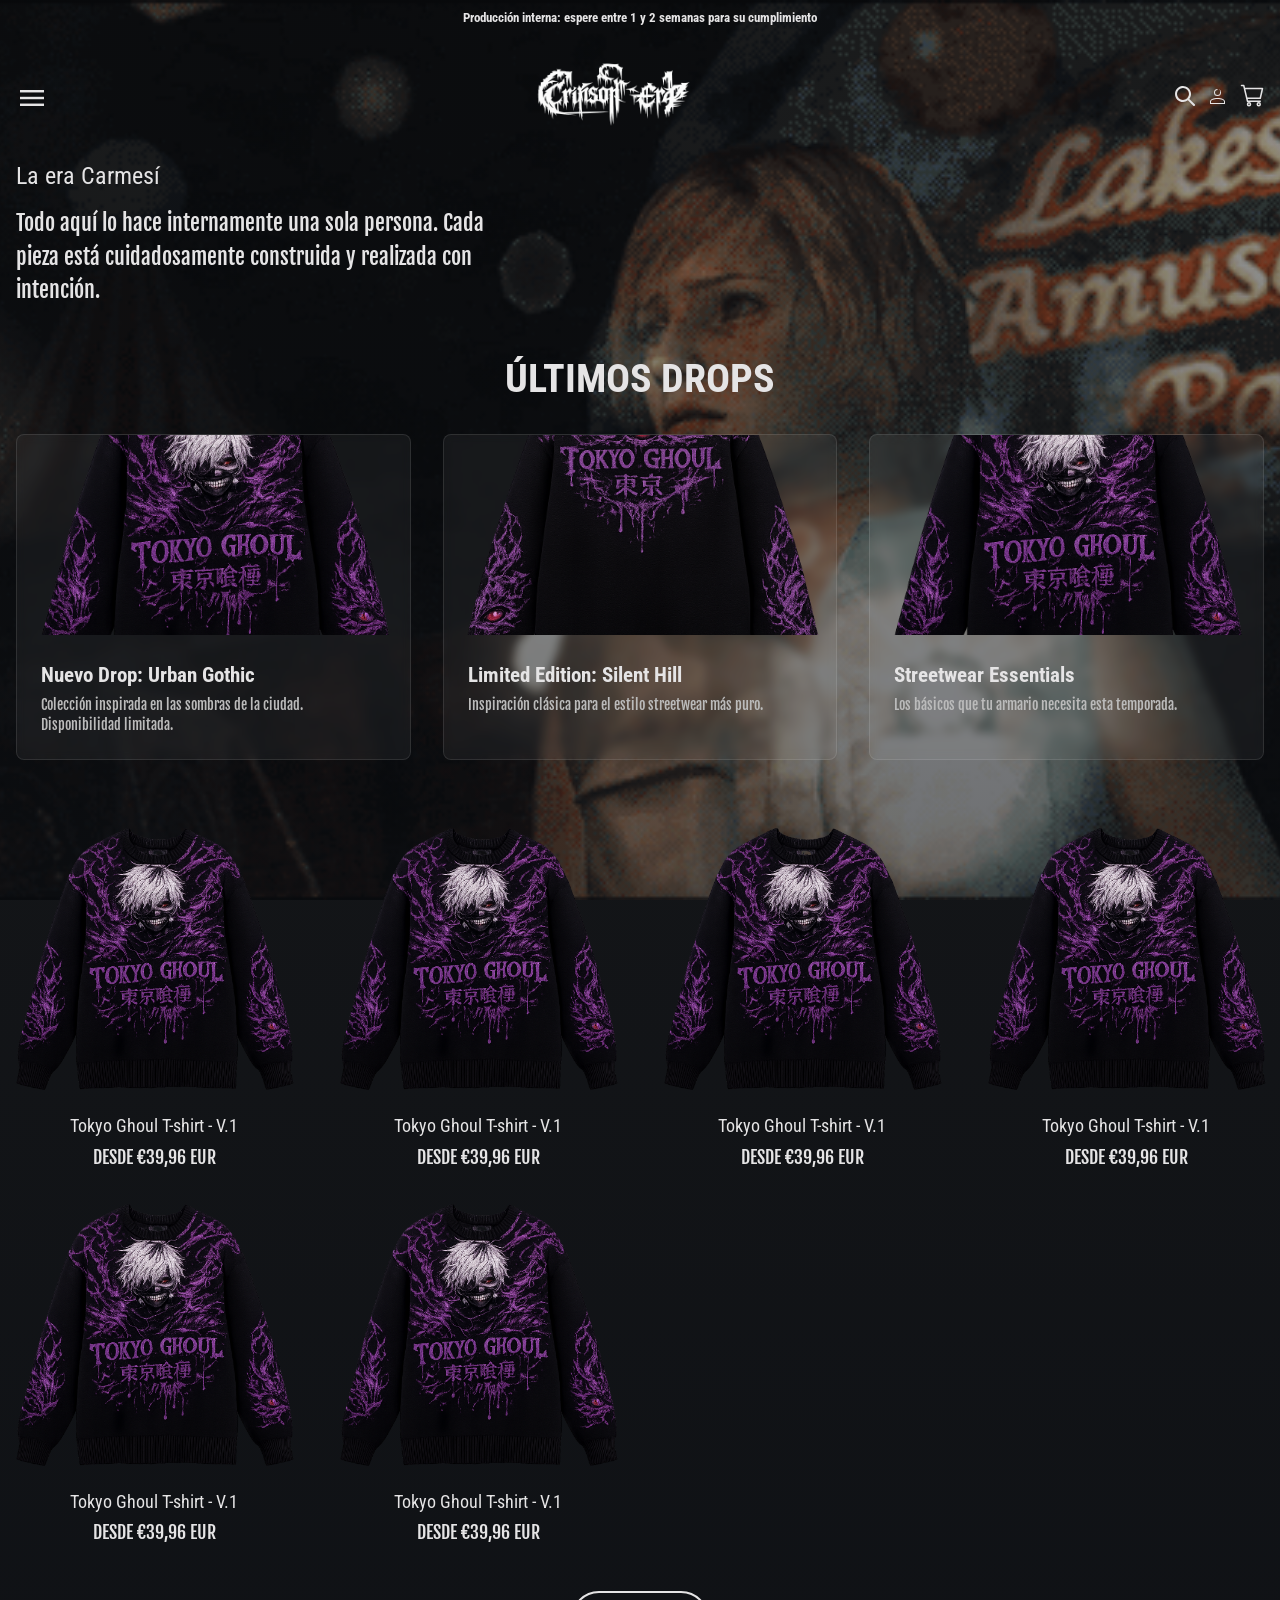
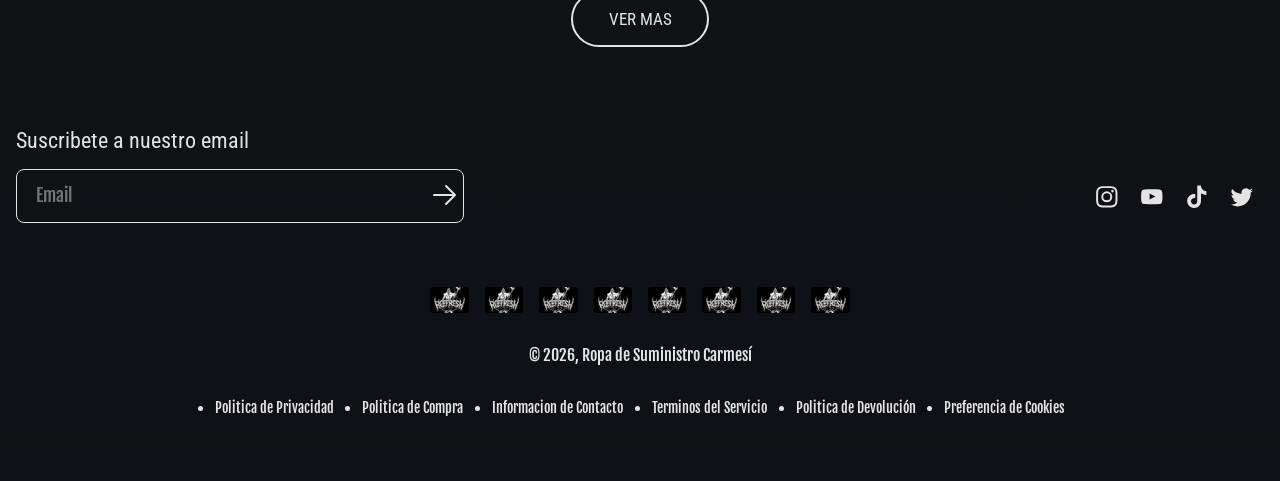
<file: index.html>
<!doctype html>
<html lang="es">

<head>
    <meta charset="UTF-8">
    <meta name="viewport" content="width=device-width, initial-scale=1.0">
    <link rel="preconnect" href="https://fonts.googleapis.com">
    <link rel="preconnect" href="https://fonts.gstatic.com" crossorigin>
    <link
        href="https://fonts.googleapis.com/css2?family=Fjalla+One&family=Roboto+Condensed:ital,wght@0,100..900;1,100..900&display=swap"
        rel="stylesheet">
    <link href="https://fonts.googleapis.com/css2?family=Material+Symbols+Outlined" rel="stylesheet">
    <link rel="stylesheet" href="assets/css/styles.css">
    <title>Era Carmesí Sitio Web (Official clothing)</title>
</head>

<body>
    <div class="main__wrapper">
        <div class="notification">
            <h3>
                Producción interna: espere entre 1 y 2 semanas para su
                cumplimiento
            </h3>
        </div>
        <!-- HEADER Y BARRA DE NAVEGACION -->
        <header class="header">
            <input type="checkbox" id="menu-toggle">
            <label for="menu-toggle" class="material-symbols-outlined">Menu</label>
            <!-- LOGO DEL HEADER/NAV -->
            <div class="container__img-logo">
                <a href="index.html">
                    <img src="assets/images/logos/Logo-de-la-web.png" alt="Logo de la Web">
                </a>
            </div>
            <nav class="nav">
                <ul>
                    <li><a href="index.html">Inicio</a></li>
                    <li><a href="pages/galeria.html">Galería</a></li>
                    <li><a href="pages/presupuesto.html">Presupuesto</a></li>
                    <li><a href="pages/contacto.html">Contacto</a></li>
                    <li><a href="pages/login.html">Login</a></li>
                </ul>
            </nav>
            <aside class="container__aside-options">
                <!-- ICONOS DE FACIL ACCESO -->
                <a href="#" role="button"><svg xmlns="http://www.w3.org/2000/svg" viewBox="0 0 24 24">
                        <path fill="currentColor"
                            d="M10 4a6 6 0 1 0 0 12a6 6 0 0 0 0-12m-8 6a8 8 0 1 1 14.32 4.906l5.387 5.387a1 1 0 0 1-1.414 1.414l-5.387-5.387A8 8 0 0 1 2 10">
                        </path>
                    </svg>
                </a>
                <a href="pages/login.html" role="button"><svg xmlns="http://www.w3.org/2000/svg" viewBox="0 0 24 24">
                        <path fill="currentColor"
                            d="M11.5 14c4.14 0 7.5 1.57 7.5 3.5V20H4v-2.5c0-1.93 3.36-3.5 7.5-3.5m6.5 3.5c0-1.38-2.91-2.5-6.5-2.5S5 16.12 5 17.5V19h13zM11.5 5A3.5 3.5 0 0 1 15 8.5a3.5 3.5 0 0 1-3.5 3.5A3.5 3.5 0 0 1 8 8.5A3.5 3.5 0 0 1 11.5 5m0 1A2.5 2.5 0 0 0 9 8.5a2.5 2.5 0 0 0 2.5 2.5A2.5 2.5 0 0 0 14 8.5A2.5 2.5 0 0 0 11.5 5">
                        </path>
                    </svg>
                </a>
                <a href="#" role="button">
                    <svg xmlns="http://www.w3.org/2000/svg" xmlns:xlink="http://www.w3.org/1999/xlink"
                        aria-hidden="true" role="img" viewBox="0 0 32 32">
                        <g fill="none" stroke="currentColor" stroke-linecap="round" stroke-linejoin="round"
                            stroke-width="2">
                            <path d="M6 6h24l-3 13H9m18 4H10L5 2H2"></path>
                            <circle cx="25" cy="27" r="2"></circle>
                            <circle cx="12" cy="27" r="2"></circle>
                        </g>
                    </svg>
                </a>
            </aside>
        </header>

        <section class="statement">
            <h1>La era Carmesí</h1>
            <span>Todo aquí lo hace internamente una sola persona. Cada pieza
                está cuidadosamente construida y realizada con
                intención.</span>
        </section>

        <!-- SECCIÓN DE NOTICIAS -->
        <section class="news-section">
            <h2>Últimos Drops</h2>
            <div id="news-container" class="news-container">
                <!-- EL JS INYECTA LAS NOTICIAS -->
            </div>
        </section>

        <main class="main">
            <div class="container__articles">
                <!-- PRODUCTOS DE ESCAPARATE -->
                <a href="#">
                    <img class="img-1" src="assets/images/products/front-product.png" alt="Imagen del Articulo">
                    <img class="img-2" src="assets/images/products/back-product.png" alt="Imagen del Articulo">
                    <span class="article-info">Tokyo Ghoul T-shirt - V.1</span>
                    <span class="article-price">DESDE €39,96 EUR</span>
                </a>
                <a href="#">
                    <img class="img-1" src="assets/images/products/front-product.png" alt="Imagen del Articulo">
                    <img class="img-2" src="assets/images/products/back-product.png" alt="Imagen del Articulo">
                    <span class="article-info">Tokyo Ghoul T-shirt - V.1</span>
                    <span class="article-price">DESDE €39,96 EUR</span>
                </a>
                <a href="#">
                    <img class="img-1" src="assets/images/products/front-product.png" alt="Imagen del Articulo">
                    <img class="img-2" src="assets/images/products/back-product.png" alt="Imagen del Articulo">
                    <span class="article-info">Tokyo Ghoul T-shirt - V.1</span>
                    <span class="article-price">DESDE €39,96 EUR</span>
                </a>
                <a href="#">
                    <img class="img-1" src="assets/images/products/front-product.png" alt="Imagen del Articulo">
                    <img class="img-2" src="assets/images/products/back-product.png" alt="Imagen del Articulo">
                    <span class="article-info">Tokyo Ghoul T-shirt - V.1</span>
                    <span class="article-price">DESDE €39,96 EUR</span>
                </a>
                <a href="#">
                    <img class="img-1" src="assets/images/products/front-product.png" alt="Imagen del Articulo">
                    <img class="img-2" src="assets/images/products/back-product.png" alt="Imagen del Articulo">
                    <span class="article-info">Tokyo Ghoul T-shirt - V.1</span>
                    <span class="article-price">DESDE €39,96 EUR</span>
                </a>
                <a href="#">
                    <img class="img-1" src="assets/images/products/front-product.png" alt="Imagen del Articulo">
                    <img class="img-2" src="assets/images/products/back-product.png" alt="Imagen del Articulo">
                    <span class="article-info">Tokyo Ghoul T-shirt - V.1</span>
                    <span class="article-price">DESDE €39,96 EUR</span>
                </a>
                <!-- ... AQUI VAN LOS DEMAS PRODUCTOS ... -->
            </div>
        </main>

        <div class="btn-action">
            <a href="pages/productos.html" role="button">VER MAS</a>
        </div>

        <footer class="footer">
            <div class="contact-section">
                <span>Suscribete a nuestro email</span>
                <div class="contact__info">
                    <form class="form">
                        <input type="email" placeholder="Email">
                        <button type="submit">
                            <svg xmlns="http://www.w3.org/2000/svg" xmlns:xlink="http://www.w3.org/1999/xlink"
                                aria-hidden="true" role="img" viewBox="0 0 1024 1024">
                                <path fill="currentColor"
                                    d="M754.8 480H160a32 32 0 1 0 0 64h594.8L521.3 777.3a32 32 0 0 0 45.4 45.4l288-288a32 32 0 0 0 0-45.4l-288-288a32 32 0 1 0-45.4 45.4z">
                                </path>
                            </svg>
                        </button>
                    </form>
                    <ul>
                        <li>
                            <a href="https://www.instagram.com/" target="_blank">
                                <svg xmlns="http://www.w3.org/2000/svg" xmlns:xlink="http://www.w3.org/1999/xlink"
                                    aria-hidden="true" role="img" viewBox="0 0 24 24">
                                    <path fill="currentColor" fill-rule="evenodd"
                                        d="M12 2c-2.716 0-3.056.012-4.123.06c-1.064.049-1.791.218-2.427.465a4.9 4.9 0 0 0-1.772 1.153A4.9 4.9 0 0 0 2.525 5.45c-.247.636-.416 1.363-.465 2.427C2.011 8.944 2 9.284 2 12s.011 3.056.06 4.123c.049 1.064.218 1.791.465 2.427a4.9 4.9 0 0 0 1.153 1.772a4.9 4.9 0 0 0 1.772 1.153c.636.247 1.363.416 2.427.465c1.067.048 1.407.06 4.123.06s3.056-.012 4.123-.06c1.064-.049 1.791-.218 2.427-.465a4.9 4.9 0 0 0 1.772-1.153a4.9 4.9 0 0 0 1.153-1.772c.247-.636.416-1.363.465-2.427c.048-1.067.06-1.407.06-4.123s-.012-3.056-.06-4.123c-.049-1.064-.218-1.791-.465-2.427a4.9 4.9 0 0 0-1.153-1.772a4.9 4.9 0 0 0-1.772-1.153c-.636-.247-1.363-.416-2.427-.465C15.056 2.012 14.716 2 12 2m0 1.802c2.67 0 2.986.01 4.04.058c.976.045 1.505.207 1.858.344c.466.182.8.399 1.15.748c.35.35.566.684.748 1.15c.136.353.3.882.344 1.857c.048 1.055.058 1.37.058 4.041c0 2.67-.01 2.986-.058 4.04c-.045.976-.208 1.505-.344 1.858a3.1 3.1 0 0 1-.748 1.15c-.35.35-.684.566-1.15.748c-.353.136-.882.3-1.857.344c-1.054.048-1.37.058-4.041.058c-2.67 0-2.987-.01-4.04-.058c-.976-.045-1.505-.208-1.858-.344a3.1 3.1 0 0 1-1.15-.748a3.1 3.1 0 0 1-.748-1.15c-.137-.353-.3-.882-.344-1.857c-.048-1.055-.058-1.37-.058-4.041c0-2.67.01-2.986.058-4.04c.045-.976.207-1.505.344-1.858c.182-.466.399-.8.748-1.15c.35-.35.684-.566 1.15-.748c.353-.137.882-.3 1.857-.344c1.055-.048 1.37-.058 4.041-.058m0 11.531a3.333 3.333 0 1 1 0-6.666a3.333 3.333 0 0 1 0 6.666m0-8.468a5.135 5.135 0 1 0 0 10.27a5.135 5.135 0 0 0 0-10.27m6.538-.203a1.2 1.2 0 1 1-2.4 0a1.2 1.2 0 0 1 2.4 0">
                                    </path>
                                </svg>
                            </a>
                        </li>
                        <li>
                            <a href="https://www.youtube.com/" target="_blank">
                                <svg xmlns="http://www.w3.org/2000/svg" xmlns:xlink="http://www.w3.org/1999/xlink"
                                    aria-hidden="true" role="img" viewBox="0 0 24 24">
                                    <path fill="currentColor" fill-rule="evenodd"
                                        d="M9.935 14.628v-5.62l5.403 2.82zM21.8 8.035s-.195-1.379-.795-1.986c-.76-.796-1.613-.8-2.004-.847C16.203 5 12.004 5 12.004 5h-.008s-4.198 0-6.997.202c-.391.047-1.243.05-2.004.847c-.6.607-.795 1.986-.795 1.986S2 9.653 2 11.272v1.517c0 1.618.2 3.237.2 3.237s.195 1.378.795 1.985c.76.797 1.76.771 2.205.855c1.6.153 6.8.2 6.8.2s4.203-.006 7.001-.208c.391-.047 1.244-.05 2.004-.847c.6-.607.795-1.985.795-1.985s.2-1.619.2-3.237v-1.517c0-1.619-.2-3.237-.2-3.237">
                                    </path>
                                </svg>
                            </a>
                        </li>
                        <li>
                            <a href="https://www.tiktok.com/" target="_blank">
                                <svg xmlns="http://www.w3.org/2000/svg" xmlns:xlink="http://www.w3.org/1999/xlink"
                                    aria-hidden="true" role="img" viewBox="0 0 16 16">
                                    <path fill="currentColor"
                                        d="M8.3 1.01c.75-.01 1.5 0 2.25-.01c.05.89.36 1.8 1.01 2.43c.64.65 1.55.94 2.44 1.04v2.35c-.83-.03-1.66-.2-2.42-.56c-.33-.15-.63-.34-.93-.54c0 1.7 0 3.41-.01 5.1c-.04.82-.31 1.63-.78 2.3c-.75 1.12-2.06 1.85-3.4 1.87c-.82.05-1.65-.18-2.35-.6c-1.16-.69-1.98-1.97-2.1-3.33q-.03-.435 0-.87c.1-1.11.65-2.17 1.49-2.89c.95-.84 2.29-1.24 3.54-1c.01.86-.02 1.73-.02 2.59c-.57-.19-1.24-.13-1.74.22c-.37.24-.64.6-.79 1.02c-.12.3-.09.62-.08.94c.14.96 1.05 1.76 2.01 1.67c.64 0 1.26-.39 1.59-.94c.11-.19.23-.39.24-.62c.06-1.04.03-2.08.04-3.13c0-2.35 0-4.7.01-7.04">
                                    </path>
                                </svg>
                            </a>
                        </li>
                        <li>
                            <a href="https://x.com/" target="_blank">
                                <svg xmlns="http://www.w3.org/2000/svg" xmlns:xlink="http://www.w3.org/1999/xlink"
                                    aria-hidden="true" role="img" viewBox="0 0 24 24">
                                    <path fill="currentColor"
                                        d="M19.995 6.688a4.3 4.3 0 0 0 1.887-2.374a8.59 8.59 0 0 1-2.725 1.041a4.3 4.3 0 0 0-7.316 3.915a12.184 12.184 0 0 1-8.844-4.484a4.3 4.3 0 0 0 1.328 5.73a4.276 4.276 0 0 1-1.943-.538v.054a4.294 4.294 0 0 0 3.443 4.208a4.3 4.3 0 0 1-1.938.074a4.3 4.3 0 0 0 4.009 2.98a8.61 8.61 0 0 1-5.33 1.837c-.343 0-.685-.02-1.025-.059A12.148 12.148 0 0 0 8.12 21A12.127 12.127 0 0 0 20.33 8.789c0-.186-.004-.371-.013-.555a8.718 8.718 0 0 0 2.142-2.222a8.58 8.58 0 0 1-2.464.676Z">
                                    </path>
                                </svg>
                            </a>
                        </li>
                    </ul>
                </div>
            </div>
            <div class="footer-info">
                <div class="container__payments">
                    <!--LOGO DE LA COMPAÑIA-->
                    <ul>
                        <li>
                            <img src="assets/images/logos/company-logo.png" alt="Icono">
                        </li>
                        <li>
                            <img src="assets/images/logos/company-logo.png" alt="Icono">
                        </li>
                        <li>
                            <img src="assets/images/logos/company-logo.png" alt="Icono">
                        </li>
                        <li>
                            <img src="assets/images/logos/company-logo.png" alt="Icono">
                        </li>
                        <li>
                            <img src="assets/images/logos/company-logo.png" alt="Icono">
                        </li>
                        <li>
                            <img src="assets/images/logos/company-logo.png" alt="Icono">
                        </li>
                        <li>
                            <img src="assets/images/logos/company-logo.png" alt="Icono">
                        </li>
                        <li>
                            <img src="assets/images/logos/company-logo.png" alt="Icono">
                        </li>
                    </ul>
                </div>
                <div class="container__copyright">
                    <span>© 2026,
                        <a href="../index.html">Ropa de Suministro Carmesí</a></span>
                    <!--COPYRIGHT-->
                </div>
                <div class="container__info">
                    <!--POLITICAS DE LA TIENDA-->
                    <ul>
                        <li><a href="#">Politica de Privacidad</a></li>
                        <li><a href="#">Politica de Compra</a></li>
                        <li><a href="#">Informacion de Contacto</a></li>
                        <li><a href="#">Terminos del Servicio</a></li>
                        <li><a href="#">Politica de Devolución</a></li>
                        <li><a href="#">Preferencia de Cookies</a></li>
                    </ul>
                </div>
            </div>
        </footer>
    </div>
    <!-- SCRIPT DE LAS NOTICIAS -->
    <script src="assets/js/noticias.js"></script>
</body>

</html>
</file>
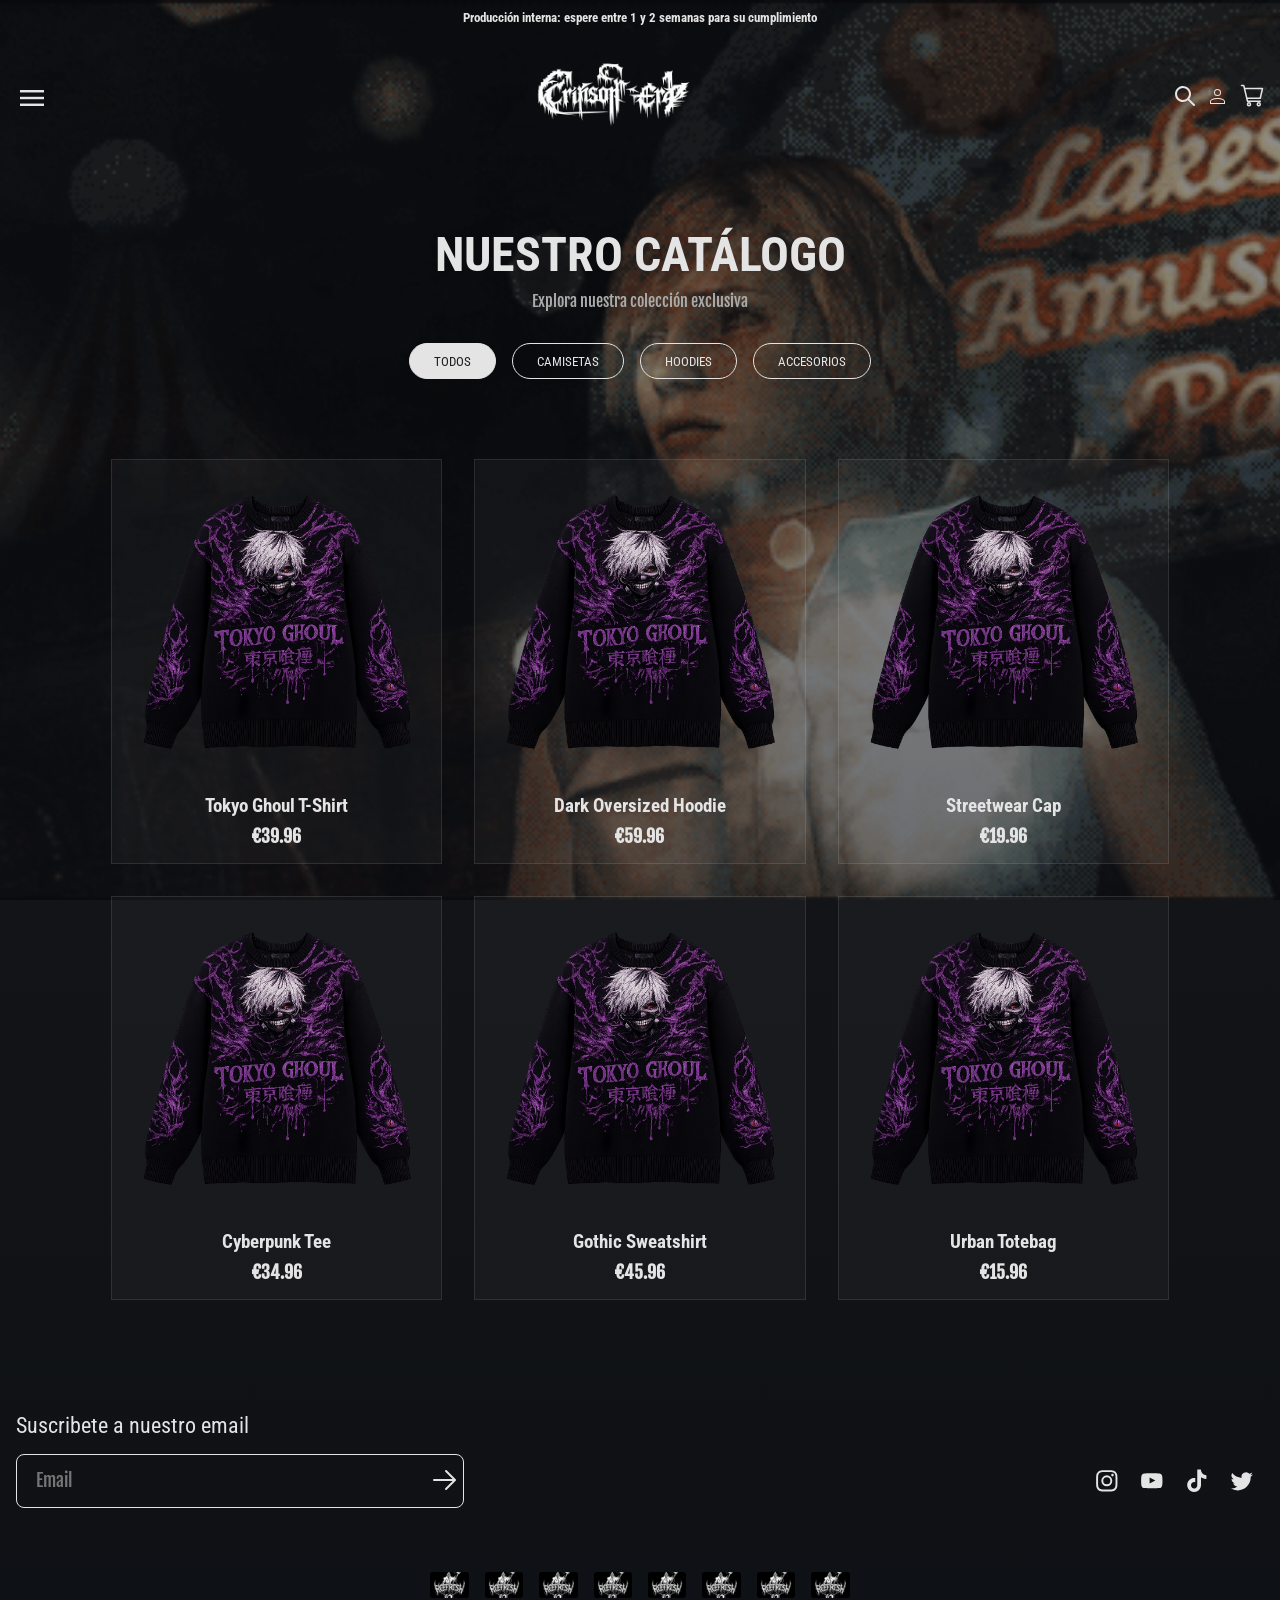
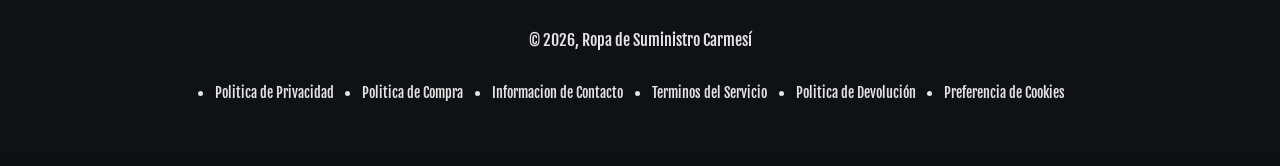
<file: pages/galeria.html>
<!doctype html>
<html lang="es">

<head>
    <meta charset="UTF-8">
    <meta name="viewport" content="width=device-width, initial-scale=1.0">
    <link rel="preconnect" href="https://fonts.googleapis.com">
    <link rel="preconnect" href="https://fonts.gstatic.com" crossorigin>
    <link
        href="https://fonts.googleapis.com/css2?family=Fjalla+One&family=Roboto+Condensed:ital,wght@0,100..900;1,100..900&display=swap"
        rel="stylesheet">
    <link href="https://fonts.googleapis.com/css2?family=Material+Symbols+Outlined" rel="stylesheet">
    <link rel="stylesheet" href="../assets/css/styles.css">
    <link rel="stylesheet" href="../assets/css/galeria.css">
    <title>Galería | Era Carmesí</title>
</head>

<body>
    <div class="main__wrapper">
        <div class="notification">
            <h3>
                Producción interna: espere entre 1 y 2 semanas para su
                cumplimiento
            </h3>
            <!--NOTIFICACIÓN-->
        </div>
        <header class="header">
            <input type="checkbox" id="menu-toggle">
            <label for="menu-toggle" class="material-symbols-outlined">Menu</label>
            <div class="container__img-logo"><img src="../assets/images/logos/Logo-de-la-web.png" alt="Logo de la Web">
            </div>
            <nav class="nav">
                <ul class="container__nav-items">
                    <li><a href="galeria.html">Galería</a></li>
                    <li><a href="../index.html">Inicio</a></li>
                    <li><a href="presupuesto.html">Presupuesto</a></li>
                    <li><a href="contacto.html">Contacto</a></li>
                    <li><a href="login.html">Login</a></li>
                </ul>
            </nav>
            <aside class="container__aside-options">
                <!-- Iconos simplificados para el ejemplo -->
                <a href="#" role="button"><svg xmlns="http://www.w3.org/2000/svg" viewBox="0 0 24 24">
                        <path fill="currentColor"
                            d="M10 4a6 6 0 1 0 0 12a6 6 0 0 0 0-12m-8 6a8 8 0 1 1 14.32 4.906l5.387 5.387a1 1 0 0 1-1.414 1.414l-5.387-5.387A8 8 0 0 1 2 10">
                        </path>
                    </svg>
                </a>
                <a href="../pages/login.html" role="button">
                    <svg xmlns="http://www.w3.org/2000/svg" xmlns:xlink="http://www.w3.org/1999/xlink"
                        aria-hidden="true" role="img" viewBox="0 0 24 24">
                        <path fill="currentColor"
                            d="M11.5 14c4.14 0 7.5 1.57 7.5 3.5V20H4v-2.5c0-1.93 3.36-3.5 7.5-3.5m6.5 3.5c0-1.38-2.91-2.5-6.5-2.5S5 16.12 5 17.5V19h13zM11.5 5A3.5 3.5 0 0 1 15 8.5a3.5 3.5 0 0 1-3.5 3.5A3.5 3.5 0 0 1 8 8.5A3.5 3.5 0 0 1 11.5 5m0 1A2.5 2.5 0 0 0 9 8.5a2.5 2.5 0 0 0 2.5 2.5A2.5 2.5 0 0 0 14 8.5A2.5 2.5 0 0 0 11.5 6">
                        </path>
                    </svg>
                </a>
                <a href="#" role="button">
                    <svg xmlns="http://www.w3.org/2000/svg" xmlns:xlink="http://www.w3.org/1999/xlink"
                        aria-hidden="true" role="img" viewBox="0 0 32 32">
                        <g fill="none" stroke="currentColor" stroke-linecap="round" stroke-linejoin="round"
                            stroke-width="2">
                            <path d="M6 6h24l-3 13H9m18 4H10L5 2H2"></path>
                            <circle cx="25" cy="27" r="2"></circle>
                            <circle cx="12" cy="27" r="2"></circle>
                        </g>
                    </svg>
                </a>
            </aside>
        </header>
        <section class="gallery-header">
            <h1>Nuestro Catálogo</h1>
            <p>Explora nuestra colección exclusiva</p>
            <!-- BOTONES DE FILTRO -->
            <div class="filter-container">
                <button class="filter-btn active" data-filter="all">
                    Todos
                </button>
                <button class="filter-btn" data-filter="camisetas">
                    Camisetas
                </button>
                <button class="filter-btn" data-filter="hoodies">
                    Hoodies
                </button>
                <button class="filter-btn" data-filter="accesorios">
                    Accesorios
                </button>
            </div>
        </section>
        <main class="gallery-container" id="gallery-grid">
            <!-- Los productos se cargarán aquí mediante JavaScript -->
        </main>
        <footer class="footer">
            <div class="contact-section">
                <span>Suscribete a nuestro email</span>
                <div class="contact__info">
                    <form class="form">
                        <input type="email" placeholder="Email">
                        <button type="submit">
                            <svg xmlns="http://www.w3.org/2000/svg" xmlns:xlink="http://www.w3.org/1999/xlink"
                                aria-hidden="true" role="img" viewBox="0 0 1024 1024">
                                <path fill="currentColor"
                                    d="M754.8 480H160a32 32 0 1 0 0 64h594.8L521.3 777.3a32 32 0 0 0 45.4 45.4l288-288a32 32 0 0 0 0-45.4l-288-288a32 32 0 1 0-45.4 45.4z">
                                </path>
                            </svg>
                        </button>
                    </form>
                    <ul>
                        <li>
                            <a href="https://www.instagram.com/" target="_blank">
                                <svg xmlns="http://www.w3.org/2000/svg" xmlns:xlink="http://www.w3.org/1999/xlink"
                                    aria-hidden="true" role="img" viewBox="0 0 24 24">
                                    <path fill="currentColor" fill-rule="evenodd"
                                        d="M12 2c-2.716 0-3.056.012-4.123.06c-1.064.049-1.791.218-2.427.465a4.9 4.9 0 0 0-1.772 1.153A4.9 4.9 0 0 0 2.525 5.45c-.247.636-.416 1.363-.465 2.427C2.011 8.944 2 9.284 2 12s.011 3.056.06 4.123c.049 1.064.218 1.791.465 2.427a4.9 4.9 0 0 0 1.153 1.772a4.9 4.9 0 0 0 1.772 1.153c.636.247 1.363.416 2.427.465c1.067.048 1.407.06 4.123.06s3.056-.012 4.123-.06c1.064-.049 1.791-.218 2.427-.465a4.9 4.9 0 0 0 1.772-1.153a4.9 4.9 0 0 0 1.153-1.772c.247-.636.416-1.363.465-2.427c.048-1.067.06-1.407.06-4.123s-.012-3.056-.06-4.123c-.049-1.064-.218-1.791-.465-2.427a4.9 4.9 0 0 0-1.153-1.772a4.9 4.9 0 0 0-1.772-1.153c-.636-.247-1.363-.416-2.427-.465C15.056 2.012 14.716 2 12 2m0 1.802c2.67 0 2.986.01 4.04.058c.976.045 1.505.207 1.858.344c.466.182.8.399 1.15.748c.35.35.566.684.748 1.15c.136.353.3.882.344 1.857c.048 1.055.058 1.37.058 4.041c0 2.67-.01 2.986-.058 4.04c-.045.976-.208 1.505-.344 1.858a3.1 3.1 0 0 1-.748 1.15c-.35.35-.684.566-1.15.748c-.353.136-.882.3-1.857.344c-1.054.048-1.37.058-4.041.058c-2.67 0-2.987-.01-4.04-.058c-.976-.045-1.505-.208-1.858-.344a3.1 3.1 0 0 1-1.15-.748a3.1 3.1 0 0 1-.748-1.15c-.137-.353-.3-.882-.344-1.857c-.048-1.055-.058-1.37-.058-4.041c0-2.67.01-2.986.058-4.04c.045-.976.207-1.505.344-1.858c.182-.466.399-.8.748-1.15c.35-.35.684-.566 1.15-.748c.353-.137.882-.3 1.857-.344c1.055-.048 1.37-.058 4.041-.058m0 11.531a3.333 3.333 0 1 1 0-6.666a3.333 3.333 0 0 1 0 6.666m0-8.468a5.135 5.135 0 1 0 0 10.27a5.135 5.135 0 0 0 0-10.27m6.538-.203a1.2 1.2 0 1 1-2.4 0a1.2 1.2 0 0 1 2.4 0">
                                    </path>
                                </svg>
                            </a>
                        </li>
                        <li>
                            <a href="https://www.youtube.com/" target="_blank">
                                <svg xmlns="http://www.w3.org/2000/svg" xmlns:xlink="http://www.w3.org/1999/xlink"
                                    aria-hidden="true" role="img" viewBox="0 0 24 24">
                                    <path fill="currentColor" fill-rule="evenodd"
                                        d="M9.935 14.628v-5.62l5.403 2.82zM21.8 8.035s-.195-1.379-.795-1.986c-.76-.796-1.613-.8-2.004-.847C16.203 5 12.004 5 12.004 5h-.008s-4.198 0-6.997.202c-.391.047-1.243.05-2.004.847c-.6.607-.795 1.986-.795 1.986S2 9.653 2 11.272v1.517c0 1.618.2 3.237.2 3.237s.195 1.378.795 1.985c.76.797 1.76.771 2.205.855c1.6.153 6.8.2 6.8.2s4.203-.006 7.001-.208c.391-.047 1.244-.05 2.004-.847c.6-.607.795-1.985.795-1.985s.2-1.619.2-3.237v-1.517c0-1.619-.2-3.237-.2-3.237">
                                    </path>
                                </svg>
                            </a>
                        </li>
                        <li>
                            <a href="https://www.tiktok.com/" target="_blank">
                                <svg xmlns="http://www.w3.org/2000/svg" xmlns:xlink="http://www.w3.org/1999/xlink"
                                    aria-hidden="true" role="img" viewBox="0 0 16 16">
                                    <path fill="currentColor"
                                        d="M8.3 1.01c.75-.01 1.5 0 2.25-.01c.05.89.36 1.8 1.01 2.43c.64.65 1.55.94 2.44 1.04v2.35c-.83-.03-1.66-.2-2.42-.56c-.33-.15-.63-.34-.93-.54c0 1.7 0 3.41-.01 5.1c-.04.82-.31 1.63-.78 2.3c-.75 1.12-2.06 1.85-3.4 1.87c-.82.05-1.65-.18-2.35-.6c-1.16-.69-1.98-1.97-2.1-3.33q-.03-.435 0-.87c.1-1.11.65-2.17 1.49-2.89c.95-.84 2.29-1.24 3.54-1c.01.86-.02 1.73-.02 2.59c-.57-.19-1.24-.13-1.74.22c-.37.24-.64.6-.79 1.02c-.12.3-.09.62-.08.94c.14.96 1.05 1.76 2.01 1.67c.64 0 1.26-.39 1.59-.94c.11-.19.23-.39.24-.62c.06-1.04.03-2.08.04-3.13c0-2.35 0-4.7.01-7.04">
                                    </path>
                                </svg>
                            </a>
                        </li>
                        <li>
                            <a href="https://x.com/" target="_blank">
                                <svg xmlns="http://www.w3.org/2000/svg" xmlns:xlink="http://www.w3.org/1999/xlink"
                                    aria-hidden="true" role="img" viewBox="0 0 24 24">
                                    <path fill="currentColor"
                                        d="M19.995 6.688a4.3 4.3 0 0 0 1.887-2.374a8.59 8.59 0 0 1-2.725 1.041a4.3 4.3 0 0 0-7.316 3.915a12.184 12.184 0 0 1-8.844-4.484a4.3 4.3 0 0 0 1.328 5.73a4.276 4.276 0 0 1-1.943-.538v.054a4.294 4.294 0 0 0 3.443 4.208a4.3 4.3 0 0 1-1.938.074a4.3 4.3 0 0 0 4.009 2.98a8.61 8.61 0 0 1-5.33 1.837c-.343 0-.685-.02-1.025-.059A12.148 12.148 0 0 0 8.12 21A12.127 12.127 0 0 0 20.33 8.789c0-.186-.004-.371-.013-.555a8.718 8.718 0 0 0 2.142-2.222a8.58 8.58 0 0 1-2.464.676Z">
                                    </path>
                                </svg>
                            </a>
                        </li>
                    </ul>
                </div>
            </div>
            <div class="footer-info">
                <div class="container__payments">
                    <!--LOGO DE LA COMPAÑIA-->
                    <ul>
                        <li>
                            <img src="../assets/images/logos/company-logo.png" alt="Icono">
                        </li>
                        <li>
                            <img src="../assets/images/logos/company-logo.png" alt="Icono">
                        </li>
                        <li>
                            <img src="../assets/images/logos/company-logo.png" alt="Icono">
                        </li>
                        <li>
                            <img src="../assets/images/logos/company-logo.png" alt="Icono">
                        </li>
                        <li>
                            <img src="../assets/images/logos/company-logo.png" alt="Icono">
                        </li>
                        <li>
                            <img src="../assets/images/logos/company-logo.png" alt="Icono">
                        </li>
                        <li>
                            <img src="../assets/images/logos/company-logo.png" alt="Icono">
                        </li>
                        <li>
                            <img src="../assets/images/logos/company-logo.png" alt="Icono">
                        </li>
                    </ul>
                </div>
                <div class="container__copyright">
                    <span>© 2026,
                        <a href="../index.html">Ropa de Suministro Carmesí</a></span>
                    <!--COPYRIGHT-->
                </div>
                <div class="container__info">
                    <!--POLITICAS DE LA TIENDA-->
                    <ul>
                        <li><a href="#">Politica de Privacidad</a></li>
                        <li><a href="#">Politica de Compra</a></li>
                        <li><a href="#">Informacion de Contacto</a></li>
                        <li><a href="#">Terminos del Servicio</a></li>
                        <li><a href="#">Politica de Devolución</a></li>
                        <li><a href="#">Preferencia de Cookies</a></li>
                    </ul>
                </div>
            </div>
        </footer>
    </div>
    <script src="../assets/js/galeria.js"></script>
</body>

</html>
</file>
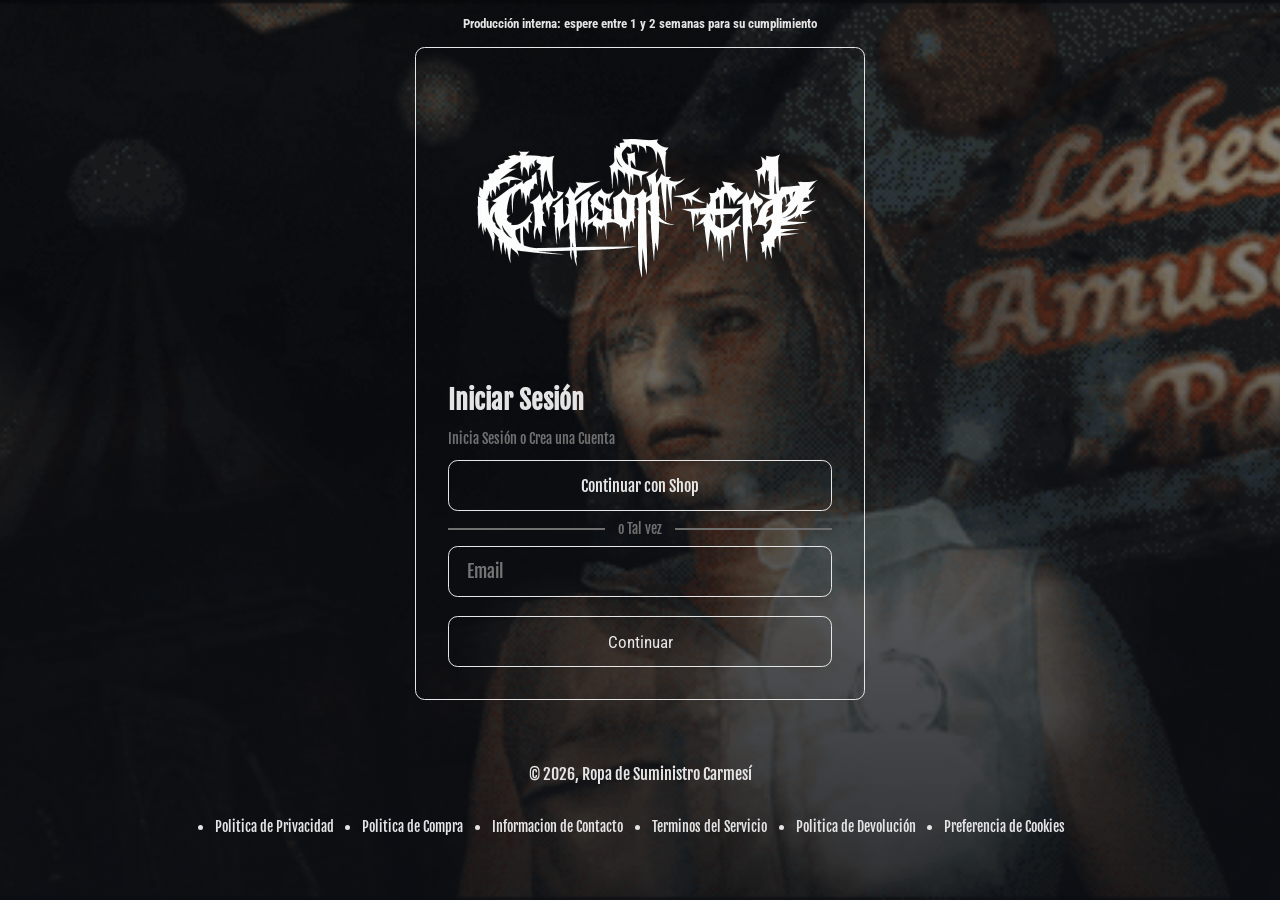
<file: pages/login.html>
<!doctype html>
<html lang="es">

<head>
    <meta charset="UTF-8">
    <meta name="viewport" content="width=device-width, initial-scale=1.0">
    <link rel="preconnect" href="https://fonts.googleapis.com">
    <link rel="preconnect" href="https://fonts.gstatic.com" crossorigin>
    <link
        href="https://fonts.googleapis.com/css2?family=Fjalla+One&family=Roboto+Condensed:ital,wght@0,100..900;1,100..900&display=swap"
        rel="stylesheet">
    <link href="https://fonts.googleapis.com/css2?family=Material+Symbols+Outlined" rel="stylesheet">
    <link rel="stylesheet" href="../assets/css/styles.css">
    <link rel="stylesheet" href="../assets/css/login.css">
    <title>Inicio de Sesión</title>
</head>

<body>
    <div class="main__wrapper">
        <div class="notification">
            <h3>
                Producción interna: espere entre 1 y 2 semanas para su
                cumplimiento
            </h3>
        </div>
        <main class="main">
            <div class="container__articles">
                <div class="container__login">
                    <div class="container__img-logo">
                        <a href="../index.html"><img src="../assets/images/logos/Logo-de-la-web.png"
                                alt="Logo de la Pagina Web">
                        </a>
                    </div>
                    <div class="login">
                        <div class="container__login-alt">
                            <h1>Iniciar Sesión</h1>
                            <span>Inicia Sesión o Crea una Cuenta</span>
                            <a href="#">Continuar con Shop</a>
                        </div>
                        <span>o Tal vez</span>
                        <div class="container__login-email">
                            <form>
                                <input type="email" placeholder="Email">
                                <button type="submit">Continuar</button>
                            </form>
                        </div>
                    </div>
                </div>
            </div>
        </main>
        <footer class="footer">
            <div class="footer-info">
                <div class="container__copyright">
                    <span>© 2026,
                        <a href="../index.html">Ropa de Suministro Carmesí</a></span>
                </div>
                <div class="container__info">
                    <ul>
                        <li><a href="#">Politica de Privacidad</a></li>
                        <li><a href="#">Politica de Compra</a></li>
                        <li><a href="#">Informacion de Contacto</a></li>
                        <li><a href="#">Terminos del Servicio</a></li>
                        <li><a href="#">Politica de Devolución</a></li>
                        <li><a href="#">Preferencia de Cookies</a></li>
                    </ul>
                </div>
            </div>
        </footer>
    </div>
</body>

</html>
</file>
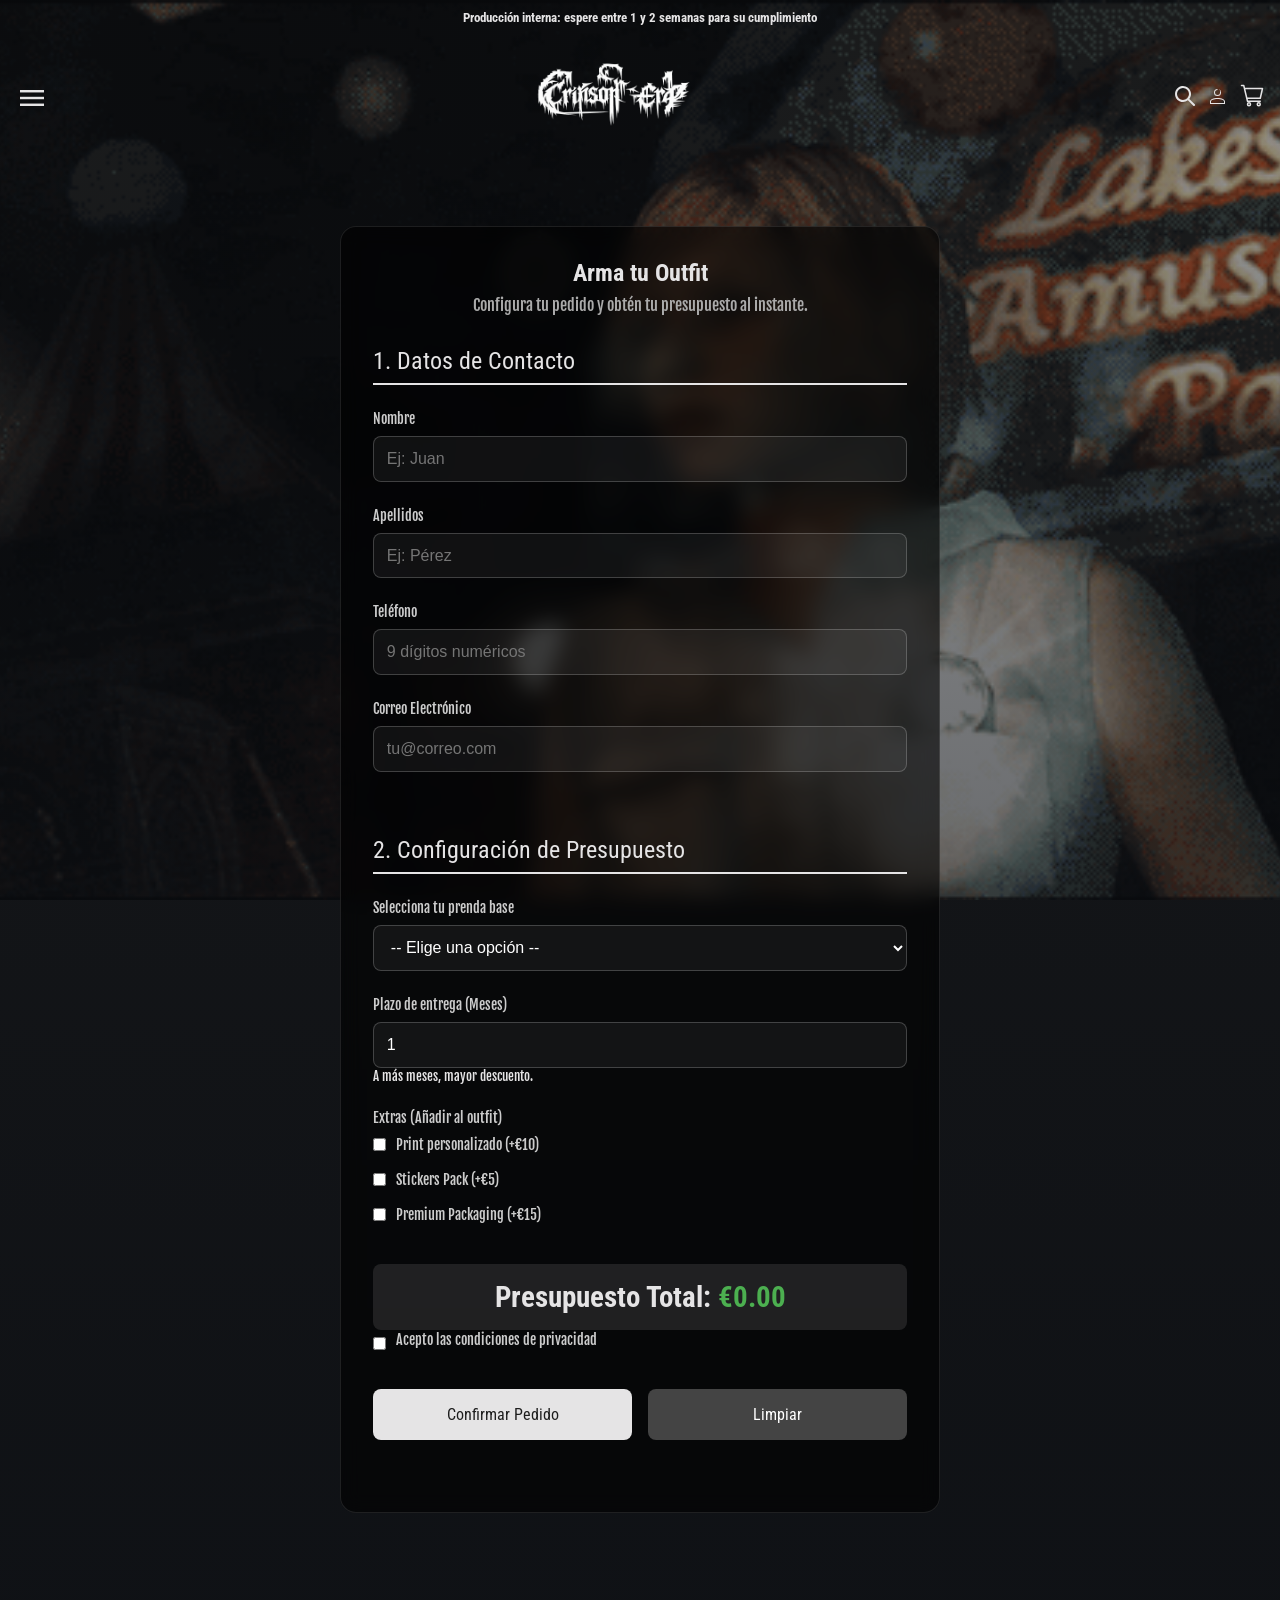
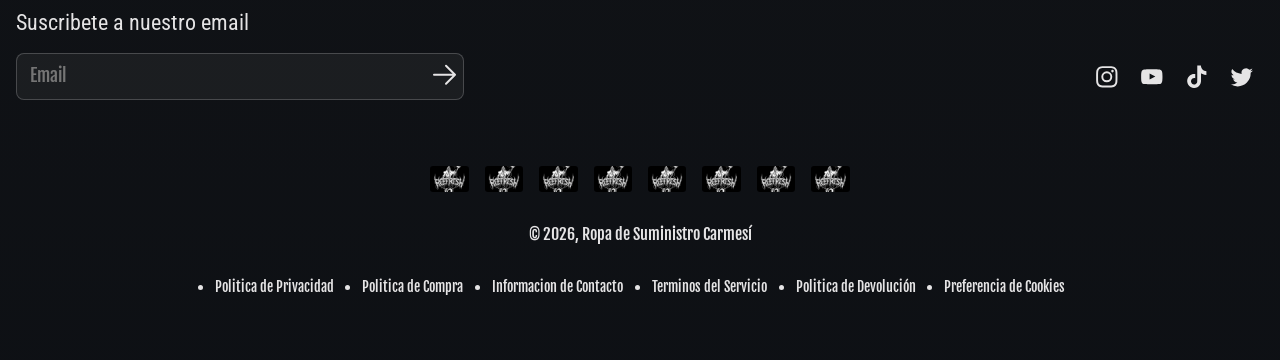
<file: pages/presupuesto.html>
<!doctype html>
<html lang="es">

<head>
    <meta charset="UTF-8" />
    <meta name="viewport" content="width=device-width, initial-scale=1.0" />
    <link rel="preconnect" href="https://fonts.googleapis.com" />
    <link rel="preconnect" href="https://fonts.gstatic.com" crossorigin />
    <link
        href="https://fonts.googleapis.com/css2?family=Fjalla+One&family=Roboto+Condensed:ital,wght@0,100..900;1,100..900&display=swap"
        rel="stylesheet" />
    <link href="https://fonts.googleapis.com/css2?family=Material+Symbols+Outlined" rel="stylesheet" />
    <link rel="stylesheet" href="../assets/css/styles.css" />
    <link rel="stylesheet" href="../assets/css/presupuesto.css" />
    <title>Presupuesto | Era Carmesí</title>
</head>

<body>
    <div class="main__wrapper">
        <div class="notification">
            <h3>
                Producción interna: espere entre 1 y 2 semanas para su
                cumplimiento
            </h3>
        </div>
        <header class="header">
            <input type="checkbox" id="menu-toggle" />
            <label for="menu-toggle" class="material-symbols-outlined">Menu</label>
            <div class="container__img-logo">
                <a href="../index.html"><img src="../assets/images/logos/Logo-de-la-web.png" alt="Logo de la Web" /></a>
            </div>
            <nav class="nav">
                <ul class="container__nav-items">
                    <li><a href="presupuesto.html">Presupuesto</a></li>
                    <li><a href="../index.html">Inicio</a></li>
                    <li><a href="galeria.html">Galeria</a></li>
                    <li><a href="contacto.html">Contacto</a></li>
                    <li><a href="login.html">Login</a></li>
                </ul>
            </nav>
            <aside class="container__aside-options">
                <a href="#" role="button"><svg xmlns="http://www.w3.org/2000/svg" viewBox="0 0 24 24">
                        <path fill="currentColor"
                            d="M10 4a6 6 0 1 0 0 12a6 6 0 0 0 0-12m-8 6a8 8 0 1 1 14.32 4.906l5.387 5.387a1 1 0 0 1-1.414 1.414l-5.387-5.387A8 8 0 0 1 2 10">
                        </path>
                    </svg>
                </a>
                <a href="/pages/login.html" role="button"><svg xmlns="http://www.w3.org/2000/svg" viewBox="0 0 24 24">
                        <path fill="currentColor"
                            d="M11.5 14c4.14 0 7.5 1.57 7.5 3.5V20H4v-2.5c0-1.93 3.36-3.5 7.5-3.5m6.5 3.5c0-1.38-2.91-2.5-6.5-2.5S5 16.12 5 17.5V19h13zM11.5 5A3.5 3.5 0 0 1 15 8.5a3.5 3.5 0 0 1-3.5 3.5A3.5 3.5 0 0 1 8 8.5A3.5 3.5 0 0 1 11.5 5m0 1A2.5 2.5 0 0 0 9 8.5a2.5 2.5 0 0 0 2.5 2.5A2.5 2.5 0 0 0 14 8.5A2.5 2.5 0 0 0 11.5 5">
                        </path>
                    </svg>
                </a>
                <a href="#" role="button">
                    <svg xmlns="http://www.w3.org/2000/svg" xmlns:xlink="http://www.w3.org/1999/xlink"
                        aria-hidden="true" role="img" viewBox="0 0 32 32">
                        <g fill="none" stroke="currentColor" stroke-linecap="round" stroke-linejoin="round"
                            stroke-width="2">
                            <path d="M6 6h24l-3 13H9m18 4H10L5 2H2"></path>
                            <circle cx="25" cy="27" r="2"></circle>
                            <circle cx="12" cy="27" r="2"></circle>
                        </g>
                    </svg>
                </a>
            </aside>
        </header>

        <section class="form-section">
            <h1>Arma tu Outfit</h1>
            <p>Configura tu pedido y obtén tu presupuesto al instante.</p>

            <form id="form-presupuesto" novalidate>
                <!-- PARTE 1: DATOS DE CONTACTO -->
                <fieldset>
                    <legend>1. Datos de Contacto</legend>
                    <div class="form-group">
                        <label for="nombre">Nombre</label>
                        <input type="text" id="nombre" name="nombre" maxlength="15" placeholder="Ej: Juan" required />
                        <span class="error-msg" id="err-nombre">Solo letras, máx 15 caracteres.</span>
                    </div>

                    <div class="form-group">
                        <label for="apellidos">Apellidos</label>
                        <input type="text" id="apellidos" name="apellidos" maxlength="40" placeholder="Ej: Pérez"
                            required />
                        <span class="error-msg" id="err-apellidos">Solo letras, máx 40 caracteres.</span>
                    </div>

                    <div class="form-group">
                        <label for="telefono">Teléfono</label>
                        <input type="tel" id="telefono" name="telefono" maxlength="9" placeholder="9 dígitos numéricos"
                            required />
                        <span class="error-msg" id="err-telefono">Solo 9 números.</span>
                    </div>

                    <div class="form-group">
                        <label for="email">Correo Electrónico</label>
                        <input type="email" id="email" name="email" placeholder="tu@correo.com" required />
                        <span class="error-msg" id="err-email">Email no válido.</span>
                    </div>
                </fieldset>

                <!-- PARTE 2: PRESUPUESTO -->
                <fieldset>
                    <legend>2. Configuración de Presupuesto</legend>

                    <div class="form-group">
                        <label for="producto">Selecciona tu prenda base</label>
                        <select id="producto" name="producto">
                            <option value="0" selected disabled>
                                -- Elige una opción --
                            </option>
                            <option value="39.96">
                                Tokyo Ghoul T-Shirt (€39.96)
                            </option>
                            <option value="59.96">
                                Oversized Hoodie (€59.96)
                            </option>
                            <option value="45.96">
                                Streetwear Jacket (€45.96)
                            </option>
                        </select>
                    </div>

                    <div class="form-group">
                        <label for="plazo">Plazo de entrega (Meses)</label>
                        <input type="number" id="plazo" name="plazo" min="1" value="1" placeholder="Meses" />
                        <small>A más meses, mayor descuento.</small>
                    </div>

                    <div class="form-group">
                        <label>Extras (Añadir al outfit)</label>
                        <div class="checkbox-group">
                            <label><input type="checkbox" class="extra" value="10" />
                                Print personalizado (+€10)</label>
                            <label><input type="checkbox" class="extra" value="5" />
                                Stickers Pack (+€5)</label>
                            <label><input type="checkbox" class="extra" value="15" />
                                Premium Packaging (+€15)</label>
                        </div>
                    </div>

                    <div class="total-container">
                        <h3>
                            Presupuesto Total:
                            <span id="total-price">€0.00</span>
                        </h3>
                    </div>

                    <div class="form-group check-group">
                        <input type="checkbox" id="terminos" required />
                        <label for="terminos">Acepto las condiciones de privacidad</label>
                    </div>

                    <div class="form-buttons">
                        <button type="submit" id="btn-enviar">
                            Confirmar Pedido
                        </button>
                        <button type="reset" id="btn-reset">Limpiar</button>
                    </div>
                </fieldset>
            </form>
        </section>

        <footer class="footer">
            <div class="contact-section">
                <span>Suscribete a nuestro email</span>
                <div class="contact__info">
                    <form class="form">
                        <input type="email" placeholder="Email" />
                        <button type="submit">
                            <svg xmlns="http://www.w3.org/2000/svg" xmlns:xlink="http://www.w3.org/1999/xlink"
                                aria-hidden="true" role="img" viewBox="0 0 1024 1024">
                                <path fill="currentColor"
                                    d="M754.8 480H160a32 32 0 1 0 0 64h594.8L521.3 777.3a32 32 0 0 0 45.4 45.4l288-288a32 32 0 0 0 0-45.4l-288-288a32 32 0 1 0-45.4 45.4z">
                                </path>
                            </svg>
                        </button>
                    </form>
                    <ul>
                        <li>
                            <a href="https://www.instagram.com/" target="_blank">
                                <svg xmlns="http://www.w3.org/2000/svg" xmlns:xlink="http://www.w3.org/1999/xlink"
                                    aria-hidden="true" role="img" viewBox="0 0 24 24">
                                    <path fill="currentColor" fill-rule="evenodd"
                                        d="M12 2c-2.716 0-3.056.012-4.123.06c-1.064.049-1.791.218-2.427.465a4.9 4.9 0 0 0-1.772 1.153A4.9 4.9 0 0 0 2.525 5.45c-.247.636-.416 1.363-.465 2.427C2.011 8.944 2 9.284 2 12s.011 3.056.06 4.123c.049 1.064.218 1.791.465 2.427a4.9 4.9 0 0 0 1.153 1.772a4.9 4.9 0 0 0 1.772 1.153c.636.247 1.363.416 2.427.465c1.067.048 1.407.06 4.123.06s3.056-.012 4.123-.06c1.064-.049 1.791-.218 2.427-.465a4.9 4.9 0 0 0 1.772-1.153a4.9 4.9 0 0 0 1.153-1.772c.247-.636.416-1.363.465-2.427c.048-1.067.06-1.407.06-4.123s-.012-3.056-.06-4.123c-.049-1.064-.218-1.791-.465-2.427a4.9 4.9 0 0 0-1.153-1.772a4.9 4.9 0 0 0-1.772-1.153c-.636-.247-1.363-.416-2.427-.465C15.056 2.012 14.716 2 12 2m0 1.802c2.67 0 2.986.01 4.04.058c.976.045 1.505.207 1.858.344c.466.182.8.399 1.15.748c.35.35.566.684.748 1.15c.136.353.3.882.344 1.857c.048 1.055.058 1.37.058 4.041c0 2.67-.01 2.986-.058 4.04c-.045.976-.208 1.505-.344 1.858a3.1 3.1 0 0 1-.748 1.15c-.35.35-.684.566-1.15.748c-.353.136-.882.3-1.857.344c-1.054.048-1.37.058-4.041.058c-2.67 0-2.987-.01-4.04-.058c-.976-.045-1.505-.208-1.858-.344a3.1 3.1 0 0 1-1.15-.748a3.1 3.1 0 0 1-.748-1.15c-.137-.353-.3-.882-.344-1.857c-.048-1.055-.058-1.37-.058-4.041c0-2.67.01-2.986.058-4.04c.045-.976.207-1.505.344-1.858c.182-.466.399-.8.748-1.15c.35-.35.684-.566 1.15-.748c.353-.137.882-.3 1.857-.344c1.055-.048 1.37-.058 4.041-.058m0 11.531a3.333 3.333 0 1 1 0-6.666a3.333 3.333 0 0 1 0 6.666m0-8.468a5.135 5.135 0 1 0 0 10.27a5.135 5.135 0 0 0 0-10.27m6.538-.203a1.2 1.2 0 1 1-2.4 0a1.2 1.2 0 0 1 2.4 0">
                                    </path>
                                </svg>
                            </a>
                        </li>
                        <li>
                            <a href="https://www.youtube.com/" target="_blank">
                                <svg xmlns="http://www.w3.org/2000/svg" xmlns:xlink="http://www.w3.org/1999/xlink"
                                    aria-hidden="true" role="img" viewBox="0 0 24 24">
                                    <path fill="currentColor" fill-rule="evenodd"
                                        d="M9.935 14.628v-5.62l5.403 2.82zM21.8 8.035s-.195-1.379-.795-1.986c-.76-.796-1.613-.8-2.004-.847C16.203 5 12.004 5 12.004 5h-.008s-4.198 0-6.997.202c-.391.047-1.243.05-2.004.847c-.6.607-.795 1.986-.795 1.986S2 9.653 2 11.272v1.517c0 1.618.2 3.237.2 3.237s.195 1.378.795 1.985c.76.797 1.76.771 2.205.855c1.6.153 6.8.2 6.8.2s4.203-.006 7.001-.208c.391-.047 1.244-.05 2.004-.847c.6-.607.795-1.985.795-1.985s.2-1.619.2-3.237v-1.517c0-1.619-.2-3.237-.2-3.237">
                                    </path>
                                </svg>
                            </a>
                        </li>
                        <li>
                            <a href="https://www.tiktok.com/" target="_blank">
                                <svg xmlns="http://www.w3.org/2000/svg" xmlns:xlink="http://www.w3.org/1999/xlink"
                                    aria-hidden="true" role="img" viewBox="0 0 16 16">
                                    <path fill="currentColor"
                                        d="M8.3 1.01c.75-.01 1.5 0 2.25-.01c.05.89.36 1.8 1.01 2.43c.64.65 1.55.94 2.44 1.04v2.35c-.83-.03-1.66-.2-2.42-.56c-.33-.15-.63-.34-.93-.54c0 1.7 0 3.41-.01 5.1c-.04.82-.31 1.63-.78 2.3c-.75 1.12-2.06 1.85-3.4 1.87c-.82.05-1.65-.18-2.35-.6c-1.16-.69-1.98-1.97-2.1-3.33q-.03-.435 0-.87c.1-1.11.65-2.17 1.49-2.89c.95-.84 2.29-1.24 3.54-1c.01.86-.02 1.73-.02 2.59c-.57-.19-1.24-.13-1.74.22c-.37.24-.64.6-.79 1.02c-.12.3-.09.62-.08.94c.14.96 1.05 1.76 2.01 1.67c.64 0 1.26-.39 1.59-.94c.11-.19.23-.39.24-.62c.06-1.04.03-2.08.04-3.13c0-2.35 0-4.7.01-7.04">
                                    </path>
                                </svg>
                            </a>
                        </li>
                        <li>
                            <a href="https://x.com/" target="_blank">
                                <svg xmlns="http://www.w3.org/2000/svg" xmlns:xlink="http://www.w3.org/1999/xlink"
                                    aria-hidden="true" role="img" viewBox="0 0 24 24">
                                    <path fill="currentColor"
                                        d="M19.995 6.688a4.3 4.3 0 0 0 1.887-2.374a8.59 8.59 0 0 1-2.725 1.041a4.3 4.3 0 0 0-7.316 3.915a12.184 12.184 0 0 1-8.844-4.484a4.3 4.3 0 0 0 1.328 5.73a4.276 4.276 0 0 1-1.943-.538v.054a4.294 4.294 0 0 0 3.443 4.208a4.3 4.3 0 0 1-1.938.074a4.3 4.3 0 0 0 4.009 2.98a8.61 8.61 0 0 1-5.33 1.837c-.343 0-.685-.02-1.025-.059A12.148 12.148 0 0 0 8.12 21A12.127 12.127 0 0 0 20.33 8.789c0-.186-.004-.371-.013-.555a8.718 8.718 0 0 0 2.142-2.222a8.58 8.58 0 0 1-2.464.676Z">
                                    </path>
                                </svg>
                            </a>
                        </li>
                    </ul>
                </div>
            </div>
            <div class="footer-info">
                <div class="container__payments">
                    <!--LOGO DE LA COMPAÑIA-->
                    <ul>
                        <li>
                            <img src="../assets/images/logos/company-logo.png" alt="Icono" />
                        </li>
                        <li>
                            <img src="../assets/images/logos/company-logo.png" alt="Icono" />
                        </li>
                        <li>
                            <img src="../assets/images/logos/company-logo.png" alt="Icono" />
                        </li>
                        <li>
                            <img src="../assets/images/logos/company-logo.png" alt="Icono" />
                        </li>
                        <li>
                            <img src="../assets/images/logos/company-logo.png" alt="Icono" />
                        </li>
                        <li>
                            <img src="../assets/images/logos/company-logo.png" alt="Icono" />
                        </li>
                        <li>
                            <img src="../assets/images/logos/company-logo.png" alt="Icono" />
                        </li>
                        <li>
                            <img src="../assets/images/logos/company-logo.png" alt="Icono" />
                        </li>
                    </ul>
                </div>
                <div class="container__copyright">
                    <span>© 2026,
                        <a href="../index.html">Ropa de Suministro Carmesí</a></span>
                    <!--COPYRIGHT-->
                </div>
                <div class="container__info">
                    <!--POLITICAS DE LA TIENDA-->
                    <ul>
                        <li><a href="#">Politica de Privacidad</a></li>
                        <li><a href="#">Politica de Compra</a></li>
                        <li><a href="#">Informacion de Contacto</a></li>
                        <li><a href="#">Terminos del Servicio</a></li>
                        <li><a href="#">Politica de Devolución</a></li>
                        <li><a href="#">Preferencia de Cookies</a></li>
                    </ul>
                </div>
            </div>
        </footer>
    </div>

    <script src="../assets/js/presupuesto.js"></script>
</body>

</html>
</file>
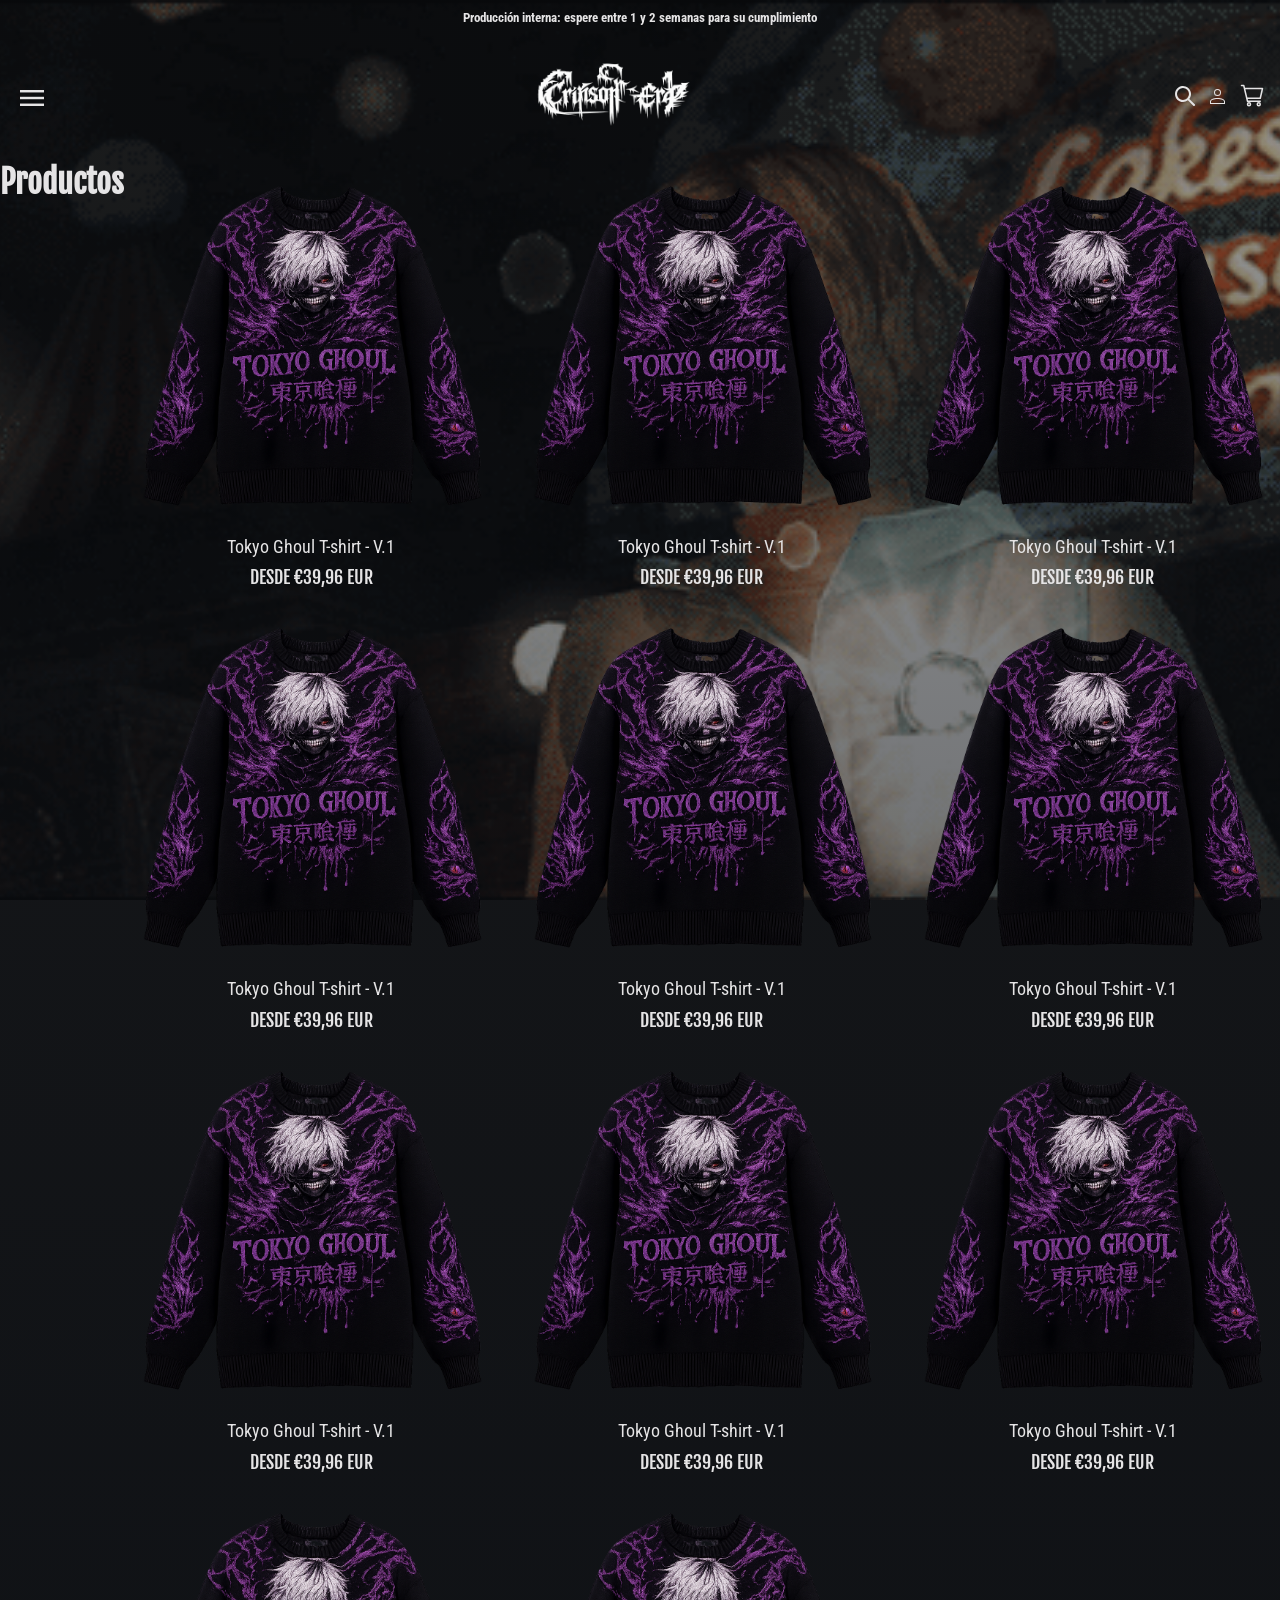
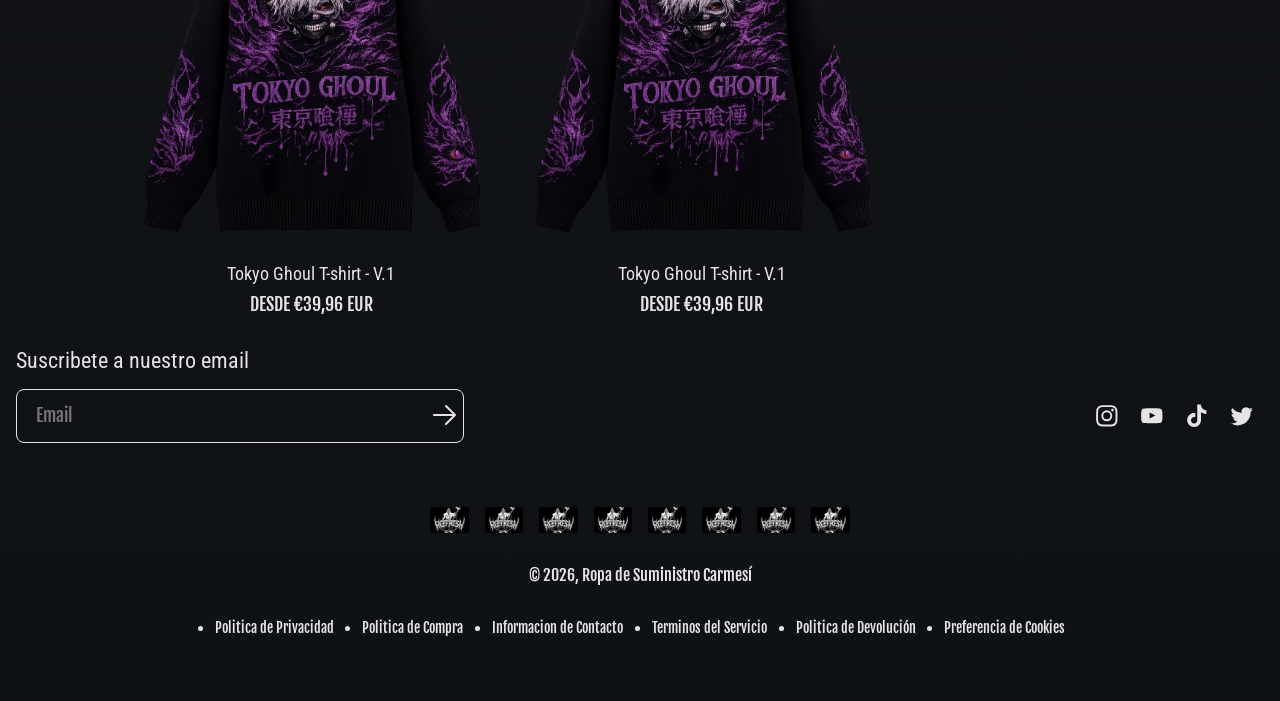
<file: pages/productos.html>
<!doctype html>
<html lang="es">

<head>
    <meta charset="UTF-8">
    <meta name="viewport" content="width=device-width, initial-scale=1.0">
    <link rel="preconnect" href="https://fonts.googleapis.com">
    <link rel="preconnect" href="https://fonts.gstatic.com" crossorigin>
    <link
        href="https://fonts.googleapis.com/css2?family=Fjalla+One&family=Roboto+Condensed:ital,wght@0,100..900;1,100..900&display=swap"
        rel="stylesheet">
    <link href="https://fonts.googleapis.com/css2?family=Material+Symbols+Outlined" rel="stylesheet">
    <link rel="stylesheet" href="../assets/css/styles.css">
    <title>Pagina de Productos</title>
</head>

<body>
    <div class="main__wrapper">
        <div class="notification">
            <h3>
                Producción interna: espere entre 1 y 2 semanas para su
                cumplimiento
            </h3>
        </div>
        <header class="header">
            <!-- HEADER Y BARRA DE NAVEGACION -->
            <input type="checkbox" id="menu-toggle">
            <label for="menu-toggle" class="material-symbols-outlined">Menu</label>

            <div class="container__img-logo">
                <!-- LOGO DEL HEADER/NAV -->
                <a href="../index.html"><img src="../assets/images/logos/Logo-de-la-web.png" alt="Logo de la Web">
                </a>
            </div>
            <nav class="nav">
                <ul>
                    <li><a href="../index.html">Inicio</a></li>
                    <li><a href="galeria.html">Galería</a></li>
                    <li><a href="presupuesto.html">Presupuesto</a></li>
                    <li><a href="contacto.html">Contacto</a></li>
                    <li><a href="login.html">Login</a></li>
                </ul>
            </nav>
            <aside class="container__aside-options">
                <a href="#" role="button">
                    <svg xmlns="http://www.w3.org/2000/svg" xmlns:xlink="http://www.w3.org/1999/xlink"
                        aria-hidden="true" role="img" viewBox="0 0 24 24">
                        <path fill="currentColor"
                            d="M10 4a6 6 0 1 0 0 12a6 6 0 0 0 0-12m-8 6a8 8 0 1 1 14.32 4.906l5.387 5.387a1 1 0 0 1-1.414 1.414l-5.387-5.387A8 8 0 0 1 2 10">
                        </path>
                    </svg>
                </a>
                <a href="login.html" role="button">
                    <svg xmlns="http://www.w3.org/2000/svg" xmlns:xlink="http://www.w3.org/1999/xlink"
                        aria-hidden="true" role="img" viewBox="0 0 24 24">
                        <path fill="currentColor"
                            d="M11.5 14c4.14 0 7.5 1.57 7.5 3.5V20H4v-2.5c0-1.93 3.36-3.5 7.5-3.5m6.5 3.5c0-1.38-2.91-2.5-6.5-2.5S5 16.12 5 17.5V19h13zM11.5 5A3.5 3.5 0 0 1 15 8.5a3.5 3.5 0 0 1-3.5 3.5A3.5 3.5 0 0 1 8 8.5A3.5 3.5 0 0 1 11.5 5m0 1A2.5 2.5 0 0 0 9 8.5a2.5 2.5 0 0 0 2.5 2.5A2.5 2.5 0 0 0 14 8.5A2.5 2.5 0 0 0 11.5 6">
                        </path>
                    </svg>
                </a>
                <a href="#" role="button">
                    <svg xmlns="http://www.w3.org/2000/svg" xmlns:xlink="http://www.w3.org/1999/xlink"
                        aria-hidden="true" role="img" viewBox="0 0 32 32">
                        <g fill="none" stroke="currentColor" stroke-linecap="round" stroke-linejoin="round"
                            stroke-width="2">
                            <path d="M6 6h24l-3 13H9m18 4H10L5 2H2"></path>
                            <circle cx="25" cy="27" r="2"></circle>
                            <circle cx="12" cy="27" r="2"></circle>
                        </g>
                    </svg>
                </a>
            </aside>
        </header>
        <main class="main">
            <h1>Productos</h1>
            <div class="container__articles">
                <a href="#">
                    <img class="img-1" src="../assets/images/products/front-product.png" alt="Imagen del Articulo">
                    <img class="img-2" src="../assets/images/products/back-product.png" alt="Imagen del Articulo">
                    <span class="article-info">Tokyo Ghoul T-shirt - V.1</span>
                    <span class="article-price">DESDE €39,96 EUR</span>
                </a>
                <a href="#">
                    <img class="img-1" src="../assets/images/products/front-product.png" alt="Imagen del Articulo">
                    <img class="img-2" src="../assets/images/products/back-product.png" alt="Imagen del Articulo">
                    <span class="article-info">Tokyo Ghoul T-shirt - V.1</span>
                    <span class="article-price">DESDE €39,96 EUR</span>
                </a>
                <a href="#">
                    <img class="img-1" src="../assets/images/products/front-product.png" alt="Imagen del Articulo">
                    <img class="img-2" src="../assets/images/products/back-product.png" alt="Imagen del Articulo">
                    <span class="article-info">Tokyo Ghoul T-shirt - V.1</span>
                    <span class="article-price">DESDE €39,96 EUR</span>
                </a>
                <a href="#">
                    <img class="img-1" src="../assets/images/products/front-product.png" alt="Imagen del Articulo">
                    <img class="img-2" src="../assets/images/products/back-product.png" alt="Imagen del Articulo">
                    <span class="article-info">Tokyo Ghoul T-shirt - V.1</span>
                    <span class="article-price">DESDE €39,96 EUR</span>
                </a>
                <a href="#">
                    <img class="img-1" src="../assets/images/products/front-product.png" alt="Imagen del Articulo">
                    <img class="img-2" src="../assets/images/products/back-product.png" alt="Imagen del Articulo">
                    <span class="article-info">Tokyo Ghoul T-shirt - V.1</span>
                    <span class="article-price">DESDE €39,96 EUR</span>
                </a>
                <a href="#">
                    <img class="img-1" src="../assets/images/products/front-product.png" alt="Imagen del Articulo">
                    <img class="img-2" src="../assets/images/products/back-product.png" alt="Imagen del Articulo">
                    <span class="article-info">Tokyo Ghoul T-shirt - V.1</span>
                    <span class="article-price">DESDE €39,96 EUR</span>
                </a>
                <a href="#">
                    <img class="img-1" src="../assets/images/products/front-product.png" alt="Imagen del Articulo">
                    <img class="img-2" src="../assets/images/products/back-product.png" alt="Imagen del Articulo">
                    <span class="article-info">Tokyo Ghoul T-shirt - V.1</span>
                    <span class="article-price">DESDE €39,96 EUR</span>
                </a>
                <a href="#">
                    <img class="img-1" src="../assets/images/products/front-product.png" alt="Imagen del Articulo">
                    <img class="img-2" src="../assets/images/products/back-product.png" alt="Imagen del Articulo">
                    <span class="article-info">Tokyo Ghoul T-shirt - V.1</span>
                    <span class="article-price">DESDE €39,96 EUR</span>
                </a>
                <a href="#">
                    <img class="img-1" src="../assets/images/products/front-product.png" alt="Imagen del Articulo">
                    <img class="img-2" src="../assets/images/products/back-product.png" alt="Imagen del Articulo">
                    <span class="article-info">Tokyo Ghoul T-shirt - V.1</span>
                    <span class="article-price">DESDE €39,96 EUR</span>
                </a>
                <a href="#">
                    <img class="img-1" src="../assets/images/products/front-product.png" alt="Imagen del Articulo">
                    <img class="img-2" src="../assets/images/products/back-product.png" alt="Imagen del Articulo">
                    <span class="article-info">Tokyo Ghoul T-shirt - V.1</span>
                    <span class="article-price">DESDE €39,96 EUR</span>
                </a>
                <a href="#">
                    <img class="img-1" src="../assets/images/products/front-product.png" alt="Imagen del Articulo">
                    <img class="img-2" src="../assets/images/products/back-product.png" alt="Imagen del Articulo">
                    <span class="article-info">Tokyo Ghoul T-shirt - V.1</span>
                    <span class="article-price">DESDE €39,96 EUR</span>
                </a>
            </div>
        </main>
        <footer class="footer">
            <div class="contact-section">
                <span>Suscribete a nuestro email</span>
                <div class="contact__info">
                    <form class="form">
                        <input type="email" placeholder="Email">
                        <button type="submit">
                            <svg xmlns="http://www.w3.org/2000/svg" xmlns:xlink="http://www.w3.org/1999/xlink"
                                aria-hidden="true" role="img" viewBox="0 0 1024 1024">
                                <path fill="currentColor"
                                    d="M754.8 480H160a32 32 0 1 0 0 64h594.8L521.3 777.3a32 32 0 0 0 45.4 45.4l288-288a32 32 0 0 0 0-45.4l-288-288a32 32 0 1 0-45.4 45.4z">
                                </path>
                            </svg>
                        </button>
                    </form>
                    <ul>
                        <li>
                            <a href="https://www.instagram.com/" target="_blank">
                                <svg xmlns="http://www.w3.org/2000/svg" xmlns:xlink="http://www.w3.org/1999/xlink"
                                    aria-hidden="true" role="img" viewBox="0 0 24 24">
                                    <path fill="currentColor" fill-rule="evenodd"
                                        d="M12 2c-2.716 0-3.056.012-4.123.06c-1.064.049-1.791.218-2.427.465a4.9 4.9 0 0 0-1.772 1.153A4.9 4.9 0 0 0 2.525 5.45c-.247.636-.416 1.363-.465 2.427C2.011 8.944 2 9.284 2 12s.011 3.056.06 4.123c.049 1.064.218 1.791.465 2.427a4.9 4.9 0 0 0 1.153 1.772a4.9 4.9 0 0 0 1.772 1.153c.636.247 1.363.416 2.427.465c1.067.048 1.407.06 4.123.06s3.056-.012 4.123-.06c1.064-.049 1.791-.218 2.427-.465a4.9 4.9 0 0 0 1.772-1.153a4.9 4.9 0 0 0 1.153-1.772c.247-.636.416-1.363.465-2.427c.048-1.067.06-1.407.06-4.123s-.012-3.056-.06-4.123c-.049-1.064-.218-1.791-.465-2.427a4.9 4.9 0 0 0-1.153-1.772a4.9 4.9 0 0 0-1.772-1.153c-.636-.247-1.363-.416-2.427-.465C15.056 2.012 14.716 2 12 2m0 1.802c2.67 0 2.986.01 4.04.058c.976.045 1.505.207 1.858.344c.466.182.8.399 1.15.748c.35.35.566.684.748 1.15c.136.353.3.882.344 1.857c.048 1.055.058 1.37.058 4.041c0 2.67-.01 2.986-.058 4.04c-.045.976-.208 1.505-.344 1.858a3.1 3.1 0 0 1-.748 1.15c-.35.35-.684.566-1.15.748c-.353.136-.882.3-1.857.344c-1.054.048-1.37.058-4.041.058c-2.67 0-2.987-.01-4.04-.058c-.976-.045-1.505-.208-1.858-.344a3.1 3.1 0 0 1-1.15-.748a3.1 3.1 0 0 1-.748-1.15c-.137-.353-.3-.882-.344-1.857c-.048-1.055-.058-1.37-.058-4.041c0-2.67.01-2.986.058-4.04c.045-.976.207-1.505.344-1.858c.182-.466.399-.8.748-1.15c.35-.35.684-.566 1.15-.748c.353-.137.882-.3 1.857-.344c1.055-.048 1.37-.058 4.041-.058m0 11.531a3.333 3.333 0 1 1 0-6.666a3.333 3.333 0 0 1 0 6.666m0-8.468a5.135 5.135 0 1 0 0 10.27a5.135 5.135 0 0 0 0-10.27m6.538-.203a1.2 1.2 0 1 1-2.4 0a1.2 1.2 0 0 1 2.4 0">
                                    </path>
                                </svg>
                            </a>
                        </li>
                        <li>
                            <a href="https://www.youtube.com/" target="_blank">
                                <svg xmlns="http://www.w3.org/2000/svg" xmlns:xlink="http://www.w3.org/1999/xlink"
                                    aria-hidden="true" role="img" viewBox="0 0 24 24">
                                    <path fill="currentColor" fill-rule="evenodd"
                                        d="M9.935 14.628v-5.62l5.403 2.82zM21.8 8.035s-.195-1.379-.795-1.986c-.76-.796-1.613-.8-2.004-.847C16.203 5 12.004 5 12.004 5h-.008s-4.198 0-6.997.202c-.391.047-1.243.05-2.004.847c-.6.607-.795 1.986-.795 1.986S2 9.653 2 11.272v1.517c0 1.618.2 3.237.2 3.237s.195 1.378.795 1.985c.76.797 1.76.771 2.205.855c1.6.153 6.8.2 6.8.2s4.203-.006 7.001-.208c.391-.047 1.244-.05 2.004-.847c.6-.607.795-1.985.795-1.985s.2-1.619.2-3.237v-1.517c0-1.619-.2-3.237-.2-3.237">
                                    </path>
                                </svg>
                            </a>
                        </li>
                        <li>
                            <a href="https://www.tiktok.com/" target="_blank">
                                <svg xmlns="http://www.w3.org/2000/svg" xmlns:xlink="http://www.w3.org/1999/xlink"
                                    aria-hidden="true" role="img" viewBox="0 0 16 16">
                                    <path fill="currentColor"
                                        d="M8.3 1.01c.75-.01 1.5 0 2.25-.01c.05.89.36 1.8 1.01 2.43c.64.65 1.55.94 2.44 1.04v2.35c-.83-.03-1.66-.2-2.42-.56c-.33-.15-.63-.34-.93-.54c0 1.7 0 3.41-.01 5.1c-.04.82-.31 1.63-.78 2.3c-.75 1.12-2.06 1.85-3.4 1.87c-.82.05-1.65-.18-2.35-.6c-1.16-.69-1.98-1.97-2.1-3.33q-.03-.435 0-.87c.1-1.11.65-2.17 1.49-2.89c.95-.84 2.29-1.24 3.54-1c.01.86-.02 1.73-.02 2.59c-.57-.19-1.24-.13-1.74.22c-.37.24-.64.6-.79 1.02c-.12.3-.09.62-.08.94c.14.96 1.05 1.76 2.01 1.67c.64 0 1.26-.39 1.59-.94c.11-.19.23-.39.24-.62c.06-1.04.03-2.08.04-3.13c0-2.35 0-4.7.01-7.04">
                                    </path>
                                </svg>
                            </a>
                        </li>
                        <li>
                            <a href="https://x.com/" target="_blank">
                                <svg xmlns="http://www.w3.org/2000/svg" xmlns:xlink="http://www.w3.org/1999/xlink"
                                    aria-hidden="true" role="img" viewBox="0 0 24 24">
                                    <path fill="currentColor"
                                        d="M19.995 6.688a4.3 4.3 0 0 0 1.887-2.374a8.59 8.59 0 0 1-2.725 1.041a4.3 4.3 0 0 0-7.316 3.915a12.184 12.184 0 0 1-8.844-4.484a4.3 4.3 0 0 0 1.328 5.73a4.276 4.276 0 0 1-1.943-.538v.054a4.294 4.294 0 0 0 3.443 4.208a4.3 4.3 0 0 1-1.938.074a4.3 4.3 0 0 0 4.009 2.98a8.61 8.61 0 0 1-5.33 1.837c-.343 0-.685-.02-1.025-.059A12.148 12.148 0 0 0 8.12 21A12.127 12.127 0 0 0 20.33 8.789c0-.186-.004-.371-.013-.555a8.718 8.718 0 0 0 2.142-2.222a8.58 8.58 0 0 1-2.464.676Z">
                                    </path>
                                </svg>
                            </a>
                        </li>
                    </ul>
                </div>
            </div>
            <div class="footer-info">
                <div class="container__payments">
                    <ul>
                        <li>
                            <img src="../assets/images/logos/company-logo.png" alt="Icono">
                        </li>
                        <li>
                            <img src="../assets/images/logos/company-logo.png" alt="Icono">
                        </li>
                        <li>
                            <img src="../assets/images/logos/company-logo.png" alt="Icono">
                        </li>
                        <li>
                            <img src="../assets/images/logos/company-logo.png" alt="Icono">
                        </li>
                        <li>
                            <img src="../assets/images/logos/company-logo.png" alt="Icono">
                        </li>
                        <li>
                            <img src="../assets/images/logos/company-logo.png" alt="Icono">
                        </li>
                        <li>
                            <img src="../assets/images/logos/company-logo.png" alt="Icono">
                        </li>
                        <li>
                            <img src="../assets/images/logos/company-logo.png" alt="Icono">
                        </li>
                    </ul>
                </div>
                <div class="container__copyright">
                    <span>© 2026,
                        <a href="../index.html">Ropa de Suministro Carmesí</a></span>
                </div>
                <div class="container__info">
                    <ul>
                        <li><a href="#">Politica de Privacidad</a></li>
                        <li><a href="#">Politica de Compra</a></li>
                        <li><a href="#">Informacion de Contacto</a></li>
                        <li><a href="#">Terminos del Servicio</a></li>
                        <li><a href="#">Politica de Devolución</a></li>
                        <li><a href="#">Preferencia de Cookies</a></li>
                    </ul>
                </div>
            </div>
        </footer>
    </div>
</body>

</html>
</file>
<file: assets/css/styles.css>
/*================================================================
GLOBAL CONFIG
==================================================================*/
:root {
    --ff: 'Fjalla One', 'Roboto Condensed', sans-serif;
    --ff2: 'Roboto Condensed', 'Fjalla One', sans-serif;
    --colorp: #e5e4e5;
    --colorp2: #fff;
    --colora: #ffe537;
    --colora2: #537fe7;
    --colorbody: #1e1e1e;
    --colors: #333;
    --h1: bold 54px/60px var(--ff);
    --h2: bold 36px/48px var(--ff);
    --h3: bold 24px/36px var(--ff);
    --links: 18px/18px var(--ff);
    --p: 18px/30px var(--ff);
    --p1: 24px/30px var(--ff);
    --p2: 36px/48px var(--ff);
    --subtext: 12px/20px var(--ff);
    --transition: 0.3s ease-in-out;
    scrollbar-color: var(--colorp) var(--colorbody);
    scroll-behavior: smooth;
}
/*================================================================
GLOBAL CONFIG ENDS
==================================================================*/

/*================================================================
PRESENTS
==================================================================*/
* {
    margin: 0;
    padding: 0;
    box-sizing: border-box;
}
body {
    background:
        linear-gradient(
            to bottom,
            rgba(11, 14, 19, 0.4),
            rgba(11, 14, 19, 0.85)
        ),
        url(../images/background/hill3-bg.gif) no-repeat center / cover fixed;
    color: var(--colorp);
    background-color: var(--colorbody);
    font-family: var(--ff);
}
a {
    text-decoration: none;
    color: var(--colorp);
}
a:hover {
    text-decoration: underline;
}
/*================================================================
PRESENTS ENDS
==================================================================*/

/*================================================================
CONTAINER WRAPPER LAYOUT SECTION
==================================================================*/
.main__wrapper {
    display: grid;
    grid-template-columns: 1fr;
    justify-items: center;
    max-width: 1280px;
    margin: auto;
}
/*================================================================
CONTAINER WRAPPER LAYOUT ENDS
==================================================================*/

/*================================================================
NOTIFICATION
==================================================================*/
.notification {
    display: flex;
    justify-content: center;
    align-items: center;
    padding: 0.6rem;
    font-size: clamp(0.4rem, 3vw, 0.7rem);
    font-family: var(--ff2);
    width: 100%;
    text-align: center;
}
/*================================================================
NOTIFICATION ENDS
==================================================================*/

/*================================================================
HEADER SECTION
==================================================================*/
.header {
    display: flex;
    justify-content: space-between;
    align-items: center;
    width: 100%;
    padding: 0 1rem;
    position: sticky;
    top: 0;
    z-index: 1000;
}
.nav {
    display: none;
}
.header label {
    font-size: 2rem;
    user-select: none;
    cursor: pointer;
}
.header input {
    display: none;
}
.header input:checked ~ .nav {
    display: flex;
    position: absolute;
    top: 6rem;
}
.nav ul {
    width: 70dvw;
    max-width: 78rem;
    height: auto;
    backdrop-filter: blur(8px);
    display: flex;
    flex-direction: column;
    align-items: center;
    justify-content: center;
    gap: 0.8rem;
    border: 2px solid var(--colorp);
    border-radius: 0 0.5rem 0.5rem 0.5rem;
}
.nav ul li:last-child {
    border: none;
}
.nav ul li {
    border-bottom: 1px solid var(--colorp);
    width: 80%;
    height: 100%;
    display: flex;
}
.nav ul li a {
    padding: 0.8rem;
    width: 100%;
    display: flex;
    justify-content: center;
    align-items: center;
}
.container__img-logo {
    width: auto;
    height: 8rem;
    aspect-ratio: 4 / 3;
}
.container__img-logo img {
    width: 100%;
    height: 100%;
    object-fit: contain;
    object-position: center;
}
.container__aside-options {
    display: flex;
    gap: 0.6rem;
}
.container__aside-options a {
    width: 1.5rem;
    transition: transform 0.15s ease-in-out;
}
.container__aside-options a:hover {
    transform: translateY(-4px);
}
/*================================================================
HEADER ENDS
==================================================================*/

/*================================================================
STATEMENT SECTION
==================================================================*/
.statement {
    padding: 0 1rem;
    display: flex;
    flex-direction: column;
    gap: 1rem;
    width: 100%;
}
.statement h1 {
    font-family: var(--ff2);
    font-weight: 400;
    text-wrap: balance;
}
.statement span {
    width: 40%;
    line-height: 2.1rem;
    text-wrap: pretty;
    white-space: wrap;
    font-size: clamp(1.1rem, 3vw, 1.4rem);
}
/*================================================================
STATEMENT ENDS
==================================================================*/

/*================================================================
MAIN SECTION
==================================================================*/
.main {
    display: flex;
    width: 100%;
    max-width: 1280px;
    margin: auto;
}
.container__articles {
    width: 100%;
    display: grid;
    grid-template-columns: repeat(auto-fit, minmax(300px, 1fr));
    gap: 1rem;
    justify-items: center;
}
.container__articles a {
    width: 100%;
    display: flex;
    flex-direction: column;
    align-items: center;
    position: relative;
}
.container__articles a img {
    width: 100%;
    height: 100%;
    object-fit: contain;
    object-position: center;
    transition: opacity 0.2s ease-in-out;
}
.container__articles a .img-2 {
    position: absolute;
    top: 0;
    opacity: 0;
}
.container__articles a:hover .img-1 {
    opacity: 0;
}
.container__articles a:hover .img-2 {
    opacity: 1;
}
.container__articles a span {
    display: flex;
    justify-content: center;
    width: 100%;
    font-size: clamp(1rem, 5vw, 1.1rem);
}
.container__articles a .article-info {
    font-family: var(--ff2);
    font-weight: 400;
}
.container__articles a .article-price {
    margin-top: 0.6rem;
}
/*================================================================
MAIN ENDS
==================================================================*/

/*================================================================
BTN SECTION
==================================================================*/
.btn-action {
    margin: 3rem auto;
}
.btn-action a {
    display: block;
    padding: 1rem 2.2rem;
    font-family: var(--ff2);
    background-color: transparent;
    border: 2px solid var(--colorp);
    border-radius: 2.6rem;
    color: var(--colorp);
    font-size: 1.05rem;
    cursor: pointer;
    transition: transform 0.15s ease-in-out;
}
.btn-action a:hover {
    color: var(--colorbody);
    background-color: #e2e2e2;
    border: 2px solid #e2e2e2;
    transform: translateY(-4px);
    text-decoration: none;
}
/*================================================================
BTN ENDS
==================================================================*/

/*================================================================
FOOTER SECTION
==================================================================*/
.footer {
    margin-top: 2rem;
    display: flex;
    flex-direction: column;
    align-items: center;
    width: 100%;
}
.contact-section {
    display: flex;
    flex-direction: column;
    gap: 1rem;
    align-items: center;
    width: 100%;
}
.contact-section span {
    font-size: clamp(1.2rem, 4vw, 1.4rem);
    font-family: var(--ff2);
}
.contact__info {
    width: 100%;
    display: flex;
    flex-direction: column;
    align-items: center;
    gap: 3rem;
}
.contact__info form {
    display: flex;
    position: relative;
}
.contact__info form button {
    position: absolute;
    height: 100%;
    top: 50%;
    right: 0;
    transform: translateY(-50%);
    cursor: pointer;
    width: 2.4rem;
    height: 100%;
    background-color: transparent;
    border: none;
    color: var(--colorp);
    padding: 0 0.2rem;
}
.contact__info input {
    padding: 1rem 1.2rem;
    font-family: var(--ff2);
    background-color: transparent;
    border: 1px solid var(--colorp);
    border-radius: 0.5rem;
    color: var(--colorp);
    font-size: 1.05rem;
    outline: none;
    width: clamp(18rem, 50vw, 24rem);
}
.contact__info input::placeholder {
    font-family: var(--ff);
    font-size: 1.1rem;
}
.contact__info ul {
    display: flex;
    justify-content: center;
    width: 100%;
    height: 3.2rem;
    list-style: none;
}
.contact__info ul li a {
    display: flex;
    align-items: center;
    padding: 0.8rem 0.6rem;
    width: 100%;
    height: 100%;
    transition: transform 0.15s ease-in-out;
}
.contact__info ul li a:hover {
    transform: translateY(-4px);
}
.contact__info ul li a svg {
    width: 100%;
    height: 100%;
    object-fit: contain;
    object-position: center;
}
.footer-info {
    margin: 4rem auto;
    width: 100%;
    display: flex;
    flex-direction: column;
    align-items: center;
    gap: 2rem;
    padding: 0 1rem;
}
.container__payments ul {
    list-style: none;
    display: flex;
    flex-wrap: wrap;
    justify-content: center;
    gap: 1rem;
}
.container__payments ul li {
    width: 2.4rem;
    height: 1.6rem;
}
.container__payments ul li img {
    width: 100%;
    height: 100%;
    object-fit: cover;
    object-position: center;
    border-radius: 0.2rem;
}
.container__info ul {
    display: flex;
    justify-content: center;
    flex-wrap: wrap;
    gap: 1.8rem;
    row-gap: 1rem;
}
.container__info ul li a {
    font-size: clamp(0.6rem, 3vw, 0.9rem);
}
/*================================================================
FOOTER ENDS
==================================================================*/

/*================================================================
NEWS SECTION (NUEVA)
==================================================================*/
.news-section {
    width: 100%;
    max-width: 1280px;
    margin: 3rem auto;
    padding: 0 1rem;
}
.news-section h2 {
    font-family: var(--ff2);
    text-align: center;
    font-size: 2.5rem;
    margin-bottom: 2rem;
    text-transform: uppercase;
    color: var(--colorp);
}
.news-container {
    display: grid;
    grid-template-columns: repeat(auto-fit, minmax(280px, 1fr));
    gap: 2rem;
}
.news-card {
    background: rgba(255, 255, 255, 0.05);
    border: 1px solid rgba(255, 255, 255, 0.1);
    border-radius: 0.5rem;
    overflow: hidden;
    transition:
        transform 0.3s ease,
        border-color 0.3s ease;
    -webkit-backdrop-filter: blur(5px);
    backdrop-filter: blur(5px);
}
.news-card:hover {
    transform: translateY(-10px);
    border-color: var(--colorp);
}
.news-card img {
    width: 100%;
    height: 200px;
    object-fit: cover;
}
.news-card-content {
    padding: 1.5rem;
}
.news-card-content h3 {
    font-family: var(--ff2);
    margin-bottom: 0.5rem;
    color: var(--colorp);
    font-size: 1.3rem;
}
.news-card-content p {
    font-size: 0.9rem;
    color: #bbb;
    line-height: 1.4;
}

/*================================================================
MEDIA QUERIES (Responsive Design)
==================================================================*/
@media (width>=48rem) {
    /* Para tablets o moviles grandes y dispositivos mas grandes */
    .contact-section {
        align-items: start;
        padding: 0 1rem;
    }
    .contact__info {
        flex-direction: row;
        justify-content: space-between;
    }
    .contact__info ul {
        justify-content: end;
    }
    .contact__info input {
        width: clamp(28rem, 30vw, 30rem);
    }
}
/*================================================================
MEDIA QUERIES ENDS
==================================================================*/
</file>
<file: assets/css/galeria.css>
/*================================================================
GALERÍA STYLES
==================================================================*/
.gallery-header {
    text-align: center;
    padding: 4rem 1rem 2rem;
}

.gallery-header h1 {
    font-family: var(--ff2);
    font-size: 3rem;
    text-transform: uppercase;
    margin-bottom: 0.5rem;
}

.gallery-header p {
    color: #aaa;
    margin-bottom: 2rem;
}

/*================================================================
FILTROS
==================================================================*/
.filter-container {
    display: flex;
    justify-content: center;
    gap: 1rem;
    margin-bottom: 3rem;
}

.filter-btn {
    padding: 0.6rem 1.5rem;
    background: transparent;
    border: 1px solid var(--colorp);
    color: var(--colorp);
    font-family: var(--ff2);
    cursor: pointer;
    transition: all 0.3s ease;
    border-radius: 2rem;
    text-transform: uppercase;
}

.filter-btn:hover,
.filter-btn.active {
    background-color: var(--colorp);
    color: var(--colorbody);
}

/*================================================================
GRID DE LOS PRODUCTOS
==================================================================*/
.gallery-container {
    display: grid;
    grid-template-columns: repeat(auto-fit, minmax(260px, 1fr));
    gap: 2rem;

    padding: 0 1rem 5rem;
}

.product-card {
    background: rgba(255, 255, 255, 0.03);
    border: 1px solid rgba(255, 255, 255, 0.1);
    padding: 1rem;
    text-align: center;
    transition:
        transform 0.4s cubic-bezier(0.175, 0.885, 0.32, 1.275),
        opacity 0.3s ease;
}

.product-card.hide {
    display: none;
}

.product-card img {
    width: 100%;
    height: auto;
    margin-bottom: 1rem;
}

.product-card h3 {
    font-family: var(--ff2);
    font-size: 1.2rem;
    margin-bottom: 0.5rem;
}

.product-card .price {
    color: var(--colorp);
    font-weight: bold;
    font-size: 1.1rem;
}

/*================================================================
MEDIA QUERIES (Responsive Design)
==================================================================*/
@media (max-width: 768px) {
    .filter-container {
        flex-wrap: wrap;
        justify-content: center;
    }
    .gallery-container {
        grid-template-columns: repeat(auto-fill, minmax(180px, 1fr));
    }
}
/*================================================================
MEDIA QUERIES ENDS
==================================================================*/
</file>
<file: assets/css/login.css>
/*================================================================
LOGIN STYLES
==================================================================*/
.main__wrapper {
    height: 100dvh;
    grid-template-rows: 2fr auto;
}
.container__login {
    display: flex;
    margin: auto;
    flex-direction: column;
    border: 1px solid #e6e6e6;
    border-radius: 0.6rem;
}
.container__img-logo {
    display: flex;
    width: 28rem;
    height: auto;
    padding: 2rem;
}
.container__img-logo img {
    width: 100%;
    height: 100%;
    object-fit: contain;
    object-position: center;
}
.login {
    display: flex;
    flex-direction: column;
    width: 100%;
    gap: 0.5rem;
    padding: 0 2rem 2rem;
}
.login > span {
    color: #707070;
    display: flex;
    justify-content: center;
    align-items: center;
    position: relative;
    width: 100%;
    font-size: 0.9rem;
}
.login > span::before {
    content: '';
    width: 9.8rem;
    height: 2px;
    position: absolute;
    top: 5;
    left: 0;
    background-color: #707070;
}
.login > span::after {
    content: '';
    width: 9.8rem;
    height: 2px;
    position: absolute;
    top: 5;
    right: 0;
    background-color: #707070;
}
.container__login-alt {
    display: flex;
    flex-direction: column;
    align-items: start;
    width: 100%;
    gap: 0.8rem;
}
.container__login-alt h1 {
    font-size: 1.6rem;
}
.container__login-alt span {
    color: #707070;
    font-size: 0.9rem;
}
.container__login-alt a {
    padding: 0.9rem 1.1rem;
    background-color: transparent;
    border: 1px solid #e6e6e6;
    border-radius: 0.6rem;
    color: #e6e6e6;
}
.container__login-email {
    display: flex;
    flex-direction: column;
}
.container__login-email form {
    display: flex;
    flex-direction: column;
    gap: 1.2rem;
}
.container__login-email input,
.container__login-email button {
    outline: none;
    padding: 0.9rem 1.1rem;
    background-color: transparent;
    border: 1px solid #e6e6e6;
    border-radius: 0.6rem;
    color: #e6e6e6;
    font-family: 'Roboto Condensed', 'Fjalla One', sans-serif;
    font-size: 1.05rem;
}
.container__login-email input::placeholder {
    font-family: 'Fjalla One';
    font-size: 1.1rem;
}
.container__login-email button:hover {
    cursor: pointer;
    text-decoration: underline;
}
.container__login-email a {
    padding: 0.9rem 1.1rem;
    background-color: transparent;
    border: 1px solid #e6e6e6;
    border-radius: 0.6rem;
    color: #e6e6e6;
}
.footer {
    margin-top: 0;
}
</file>
<file: assets/css/presupuesto.css>
/*================================================================
PRESUPUESTO STYLES
==================================================================*/
.form-section {
    width: 100%;
    max-width: 600px;
    margin: 4rem auto;
    padding: 2rem;
    background: rgba(0, 0, 0, 0.6);
    border: 1px solid rgba(255, 255, 255, 0.1);
    border-radius: 1rem;
    -webkit-backdrop-filter: blur(10px);
    backdrop-filter: blur(10px);
}

.form-section h1 {
    text-align: center;
    font-family: var(--ff2);
    margin-bottom: 0.5rem;
}

.form-section p {
    text-align: center;
    color: #aaa;
    margin-bottom: 2rem;
}

fieldset {
    border: none;
    margin-bottom: 2.5rem;
}

legend {
    font-family: var(--ff2);
    font-size: 1.5rem;
    color: var(--colorp);
    border-bottom: 2px solid var(--colorp);
    width: 100%;
    padding-bottom: 0.5rem;
    margin-bottom: 1.5rem;
}

.form-group {
    margin-bottom: 1.5rem;
    display: flex;
    flex-direction: column;
}

.form-group label {
    margin-bottom: 0.5rem;
    font-size: 0.9rem;
    color: #ccc;
}

input[type='text'],
input[type='email'],
input[type='tel'],
input[type='number'],
select {
    padding: 0.8rem;
    background: rgba(255, 255, 255, 0.05);
    border: 1px solid rgba(255, 255, 255, 0.2);
    color: white;
    border-radius: 0.5rem;
    font-size: 1rem;
}

input:focus,
select:focus {
    outline: none;
    border-color: var(--colorp);
    background-color: #121314;
}

/*================================================================
CHECKBOXES
==================================================================*/
.checkbox-group {
    display: flex;
    flex-direction: column;
    gap: 0.5rem;
}

.checkbox-group label {
    display: flex;
    align-items: center;
    gap: 10px;
    cursor: pointer;
}

.check-group {
    flex-direction: row;
    align-items: center;
    gap: 10px;
}

/*================================================================
ERRORES
==================================================================*/
.error-msg {
    color: #ff4d4d;
    font-size: 0.75rem;
    display: none;
}

input:invalid.touched {
    border-color: #ff4d4d;
}

/*================================================================
TOTAL
==================================================================*/
.total-container {
    margin-top: 2rem;
    padding: 1rem;
    background: rgba(255, 255, 255, 0.1);
    border-radius: 0.5rem;
    text-align: center;
}

.total-container h3 {
    font-family: var(--ff2);
    font-size: 1.8rem;
}

#total-price {
    color: #4caf50;
}

/*================================================================
BOTONES
==================================================================*/
.form-buttons {
    display: flex;
    gap: 1rem;
    margin-top: 2rem;
}

button {
    flex: 1;
    padding: 1rem;
    border: none;
    border-radius: 0.5rem;
    cursor: pointer;
    font-family: var(--ff2);
    font-size: 1rem;
    transition: 0.3s;
}

#btn-enviar {
    background-color: var(--colorp);
    color: var(--colorbody);
}

#btn-enviar:hover {
    background-color: #fff;
}

#btn-reset {
    background-color: #444;
    color: white;
}

/*================================================================
MEDIA QUERIES (Responsive Design)
==================================================================*/
@media (max-width: 480px) {
    .form-buttons {
        flex-direction: column;
    }
}
/*================================================================
MEDIA QUERIES ENDS
==================================================================*/
</file>
